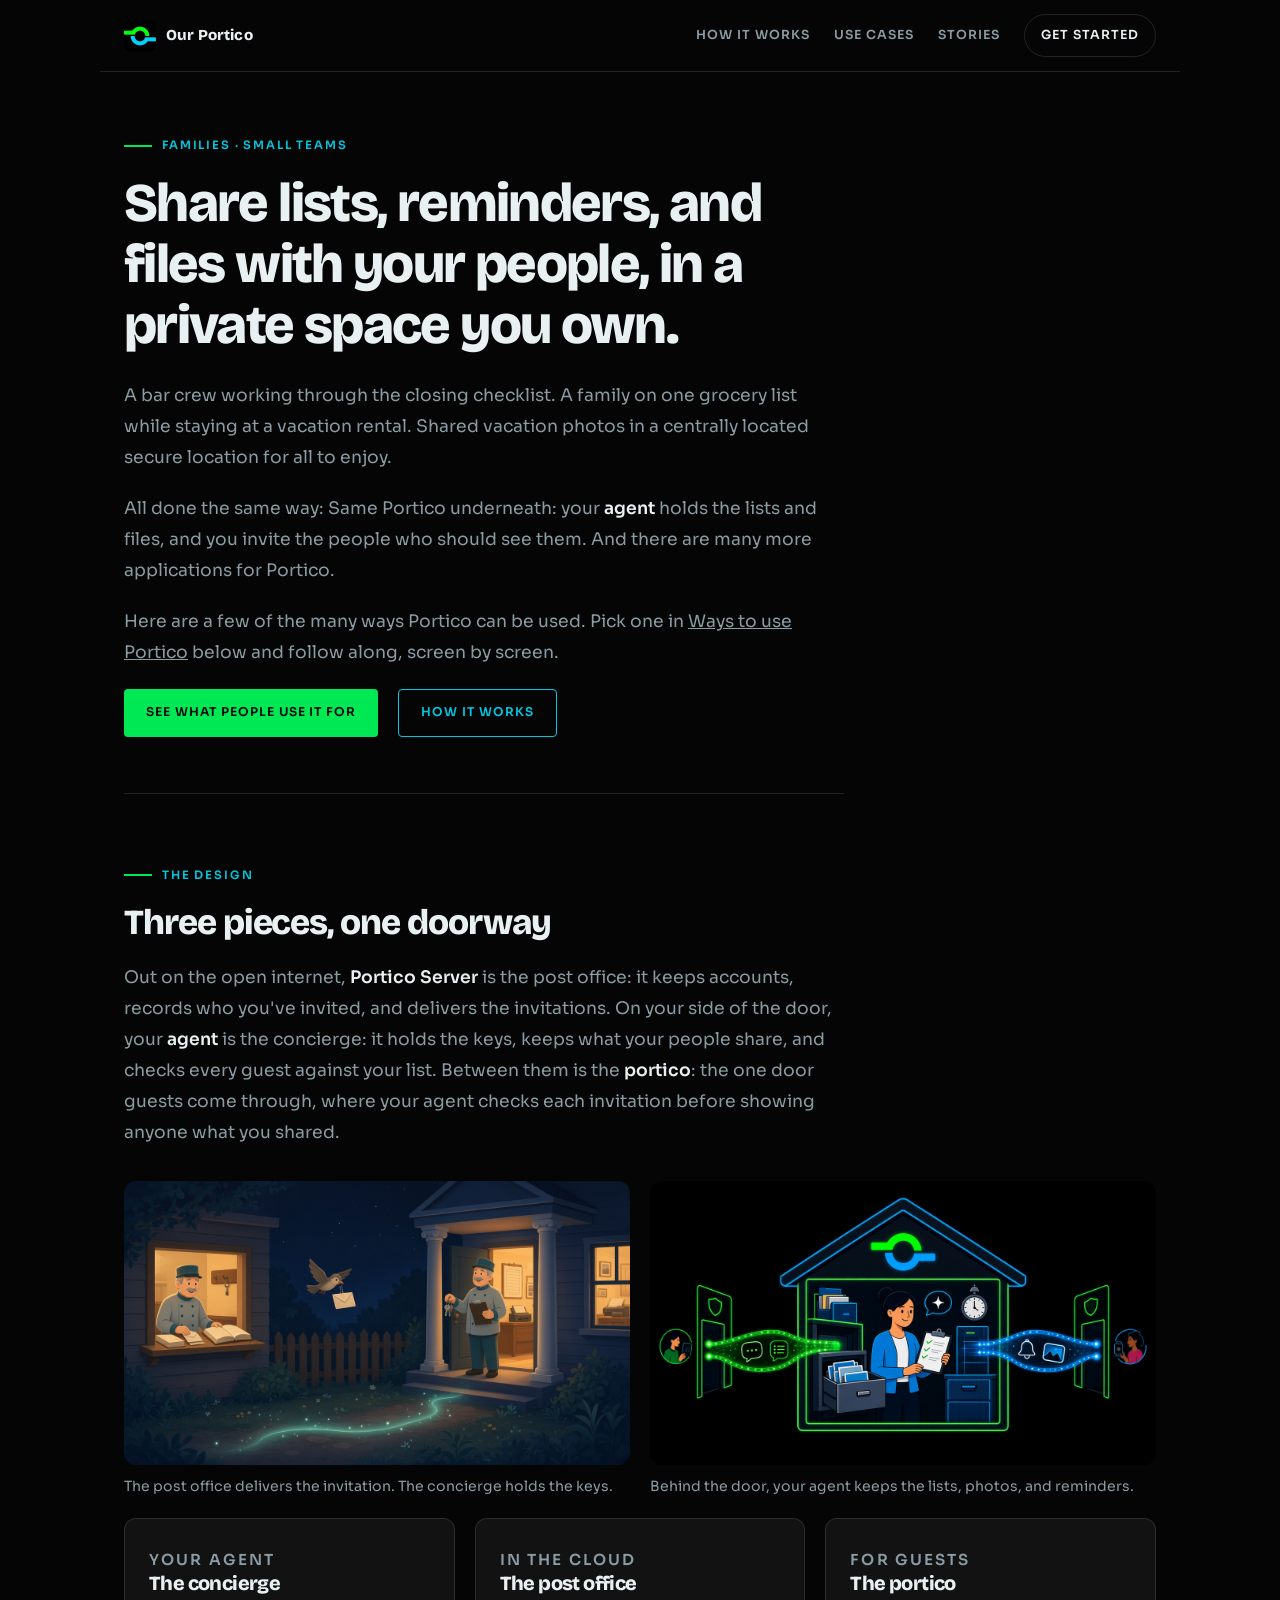
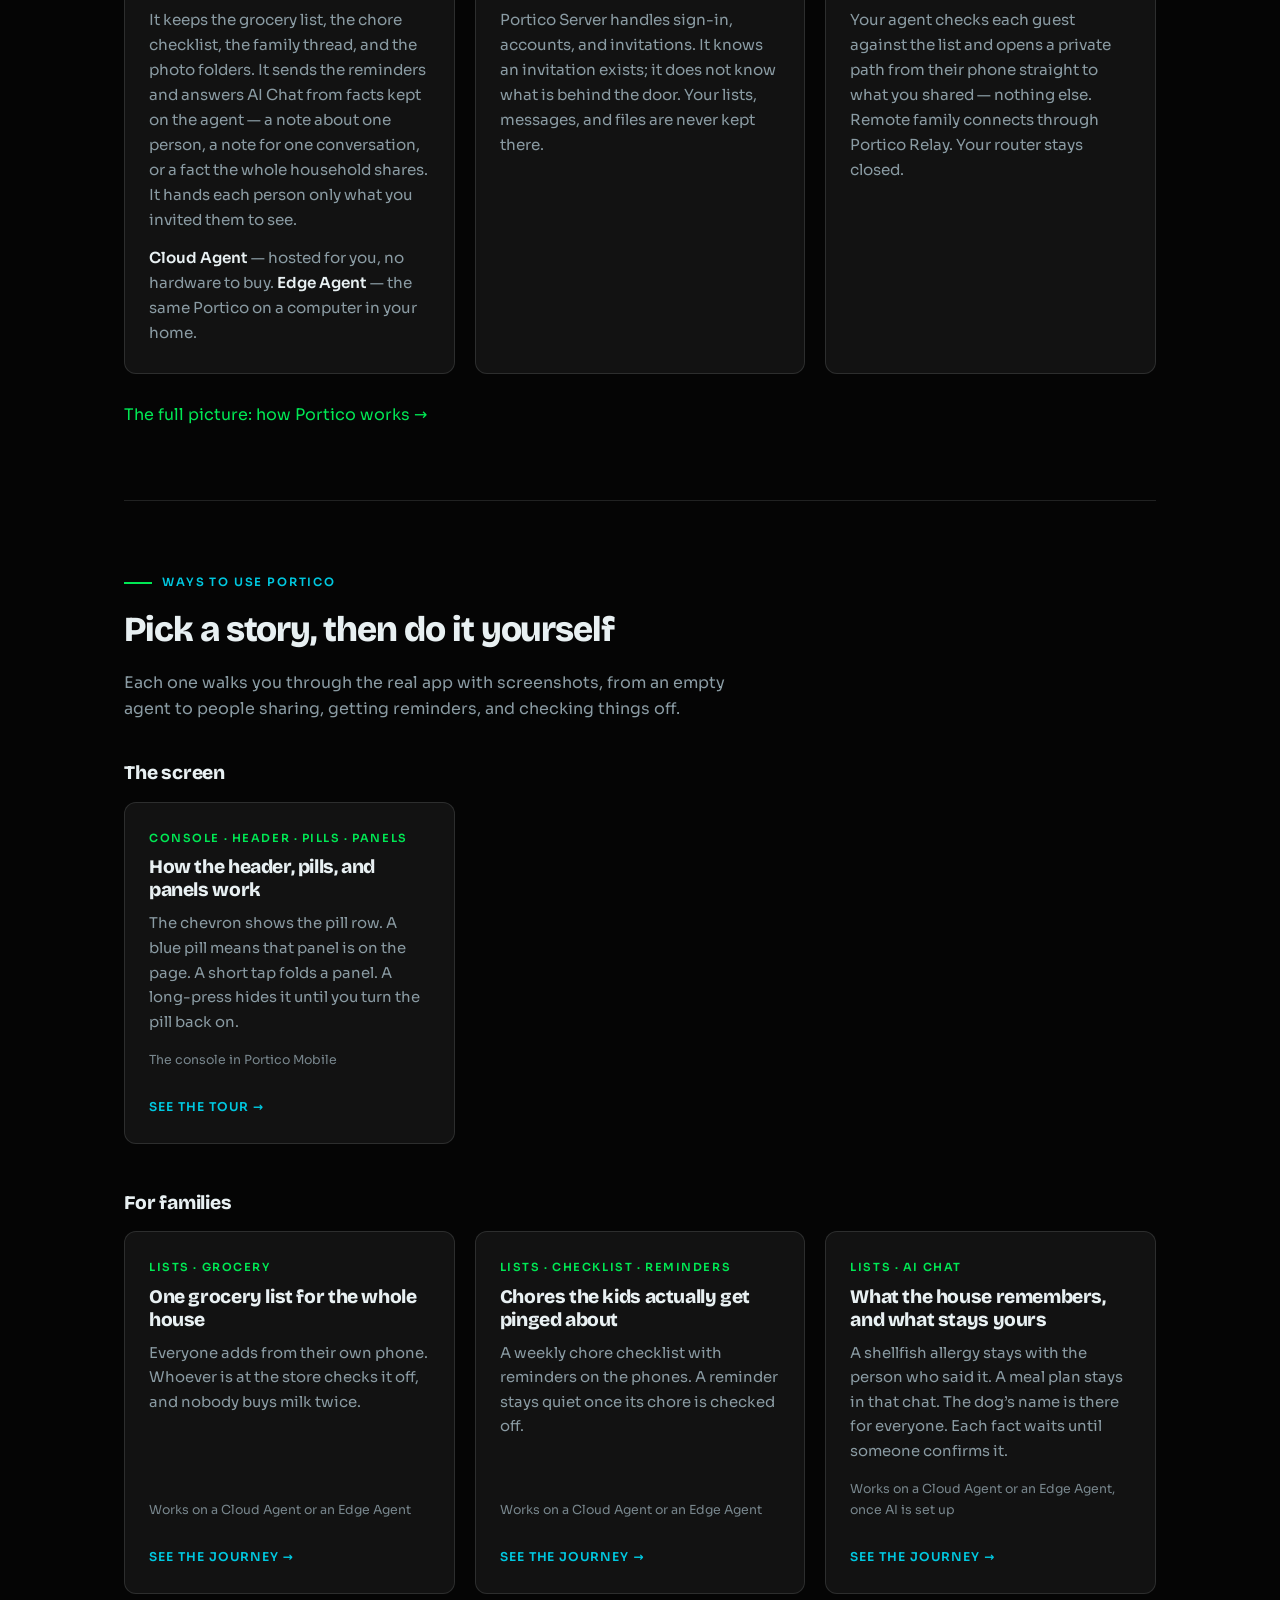
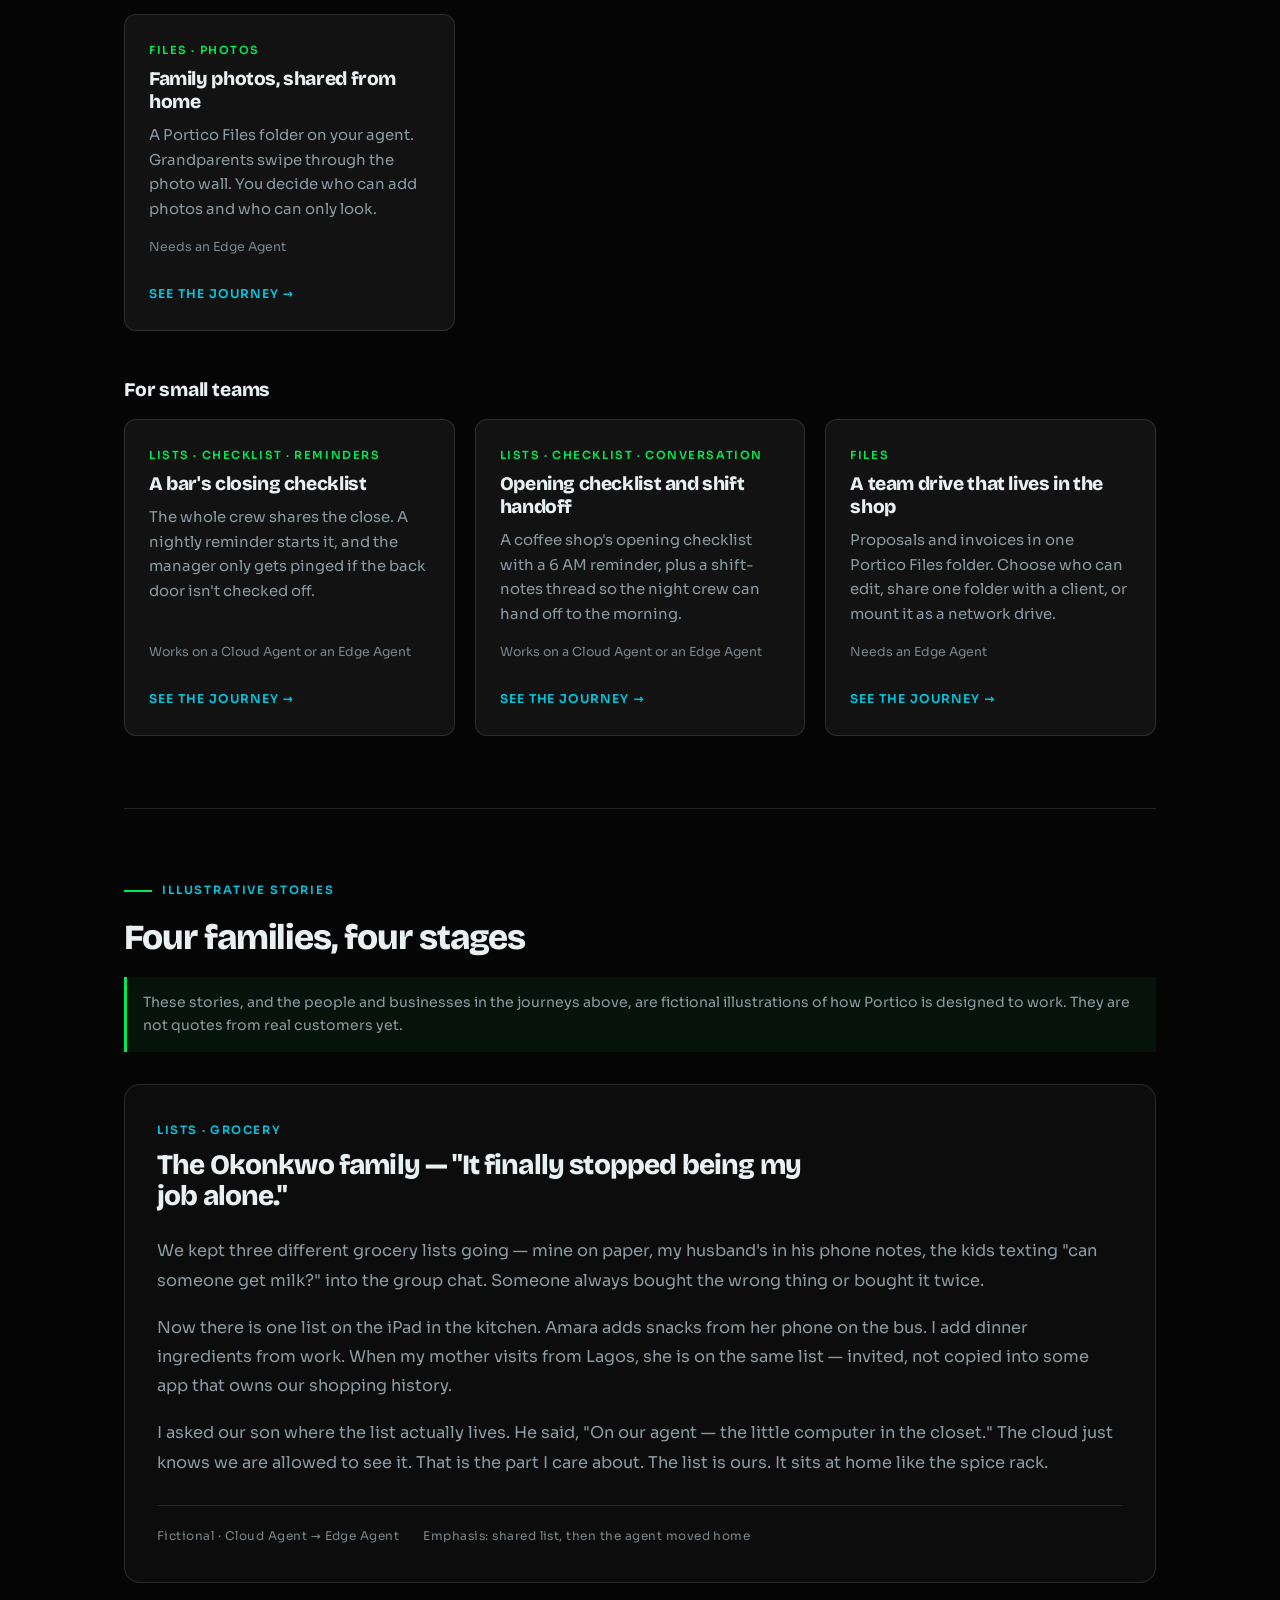
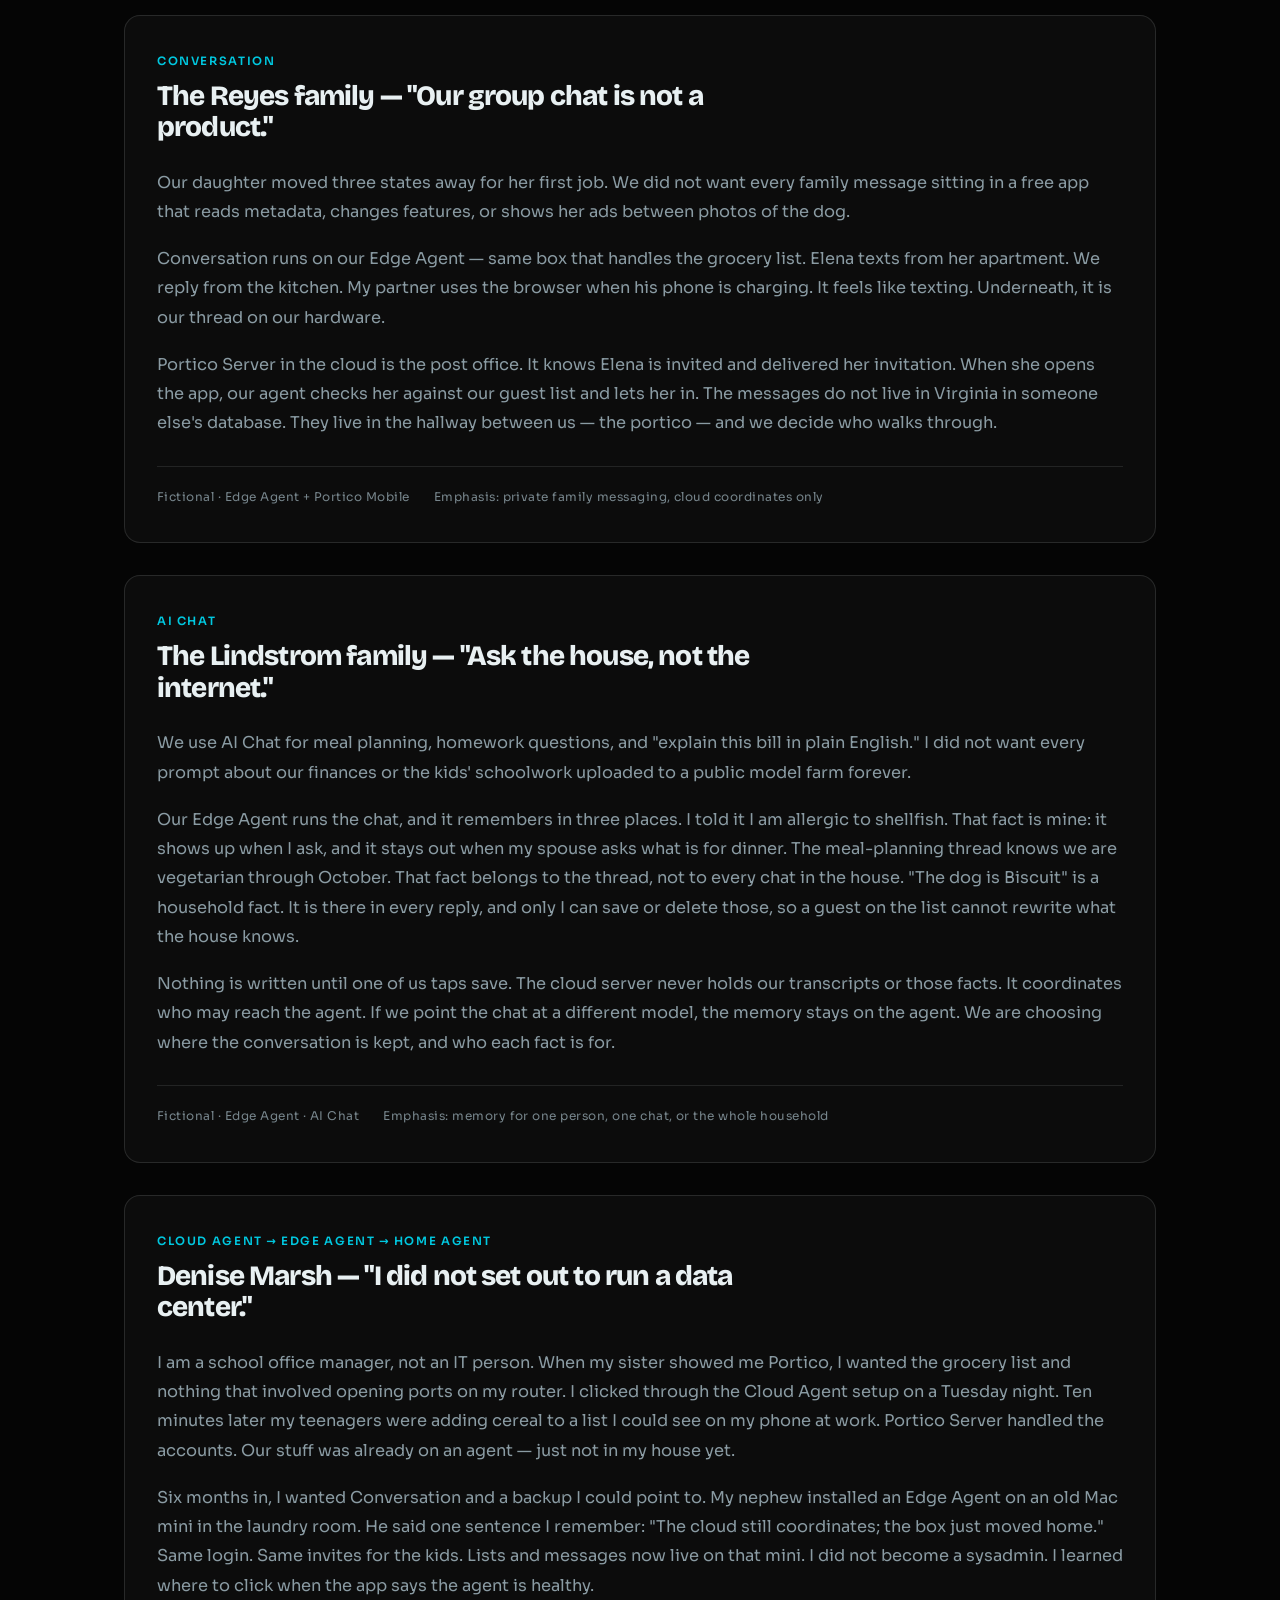
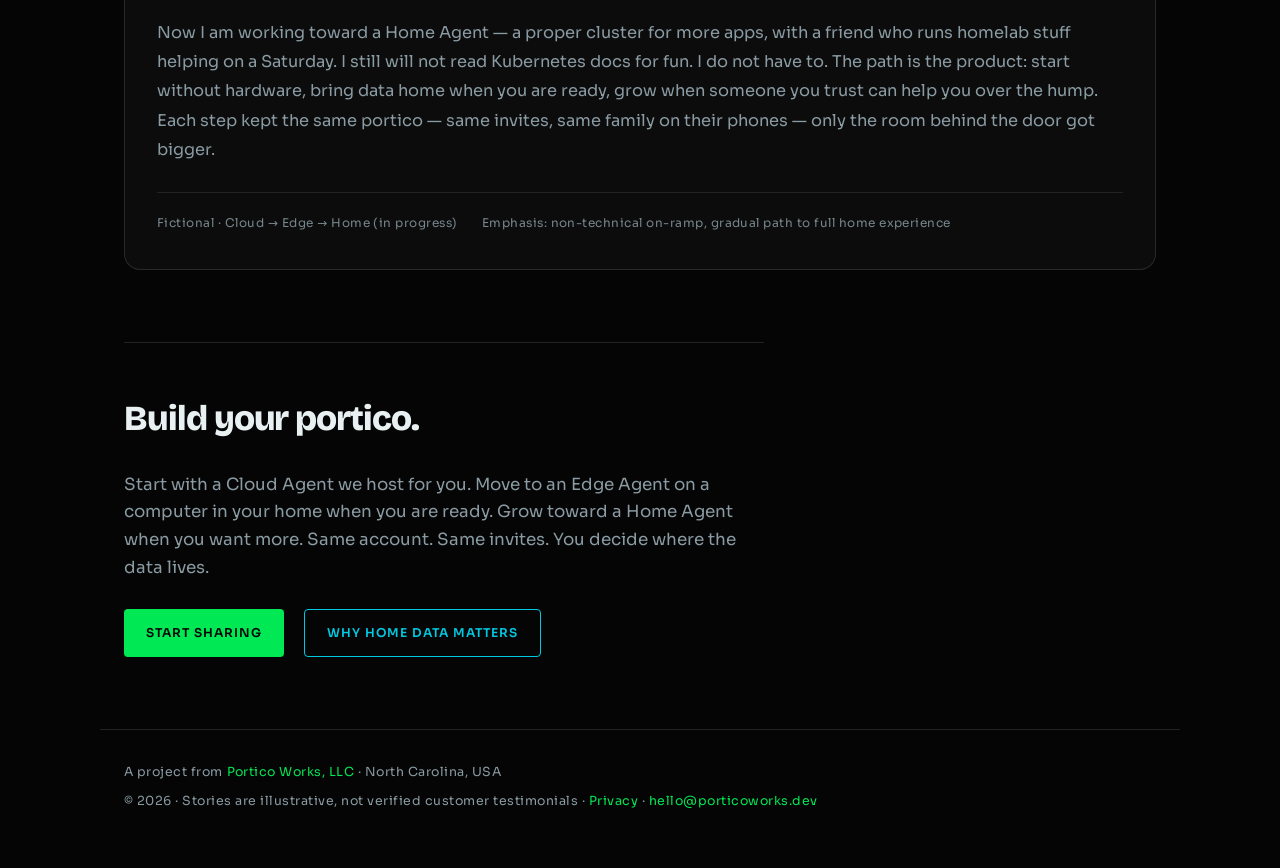
<file: index.html>
<!doctype html>
<html lang="en">
  <head>
    <meta charset="utf-8">
    <meta name="viewport" content="width=device-width, initial-scale=1, viewport-fit=cover">
    <meta name="description" content="How families and small teams use Portico: shared grocery lists, chore and closing checklists with reminders, and photos and files shared from an agent you own.">
    <meta name="theme-color" content="#050505">
    <meta name="mobile-web-app-capable" content="yes">
    <meta name="apple-mobile-web-app-capable" content="yes">
    <meta name="apple-mobile-web-app-status-bar-style" content="black-translucent">
    <meta name="apple-mobile-web-app-title" content="Our Portico">
    <meta property="og:title" content="Our Portico — How families and small teams use Portico">
    <meta property="og:description" content="Shared lists, reminders, and files on an agent you own. Follow a family or a small team through the app, screen by screen.">
    <meta property="og:type" content="website">
    <meta property="og:url" content="https://ourportico.com/">
    <meta property="og:image" content="https://ourportico.com/logo.png">
    <title>Our Portico — How families and small teams use Portico</title>
    <link rel="icon" href="/favicon.ico" sizes="32x32">
    <link rel="icon" href="/favicon.svg" type="image/svg+xml">
    <link rel="shortcut icon" href="/favicon.ico">
    <link rel="icon" href="/favicon-32.png" type="image/png" sizes="32x32">
    <link rel="icon" href="/favicon-16.png" type="image/png" sizes="16x16">
    <link rel="icon" href="/icon-192.png" type="image/png" sizes="192x192">
    <link rel="apple-touch-icon" href="/apple-touch-icon.png" sizes="180x180">
    <link rel="apple-touch-icon" href="/apple-touch-icon-152.png" sizes="152x152">
    <link rel="manifest" href="/manifest.webmanifest">
    <link rel="stylesheet" href="styles.css">
    <link rel="preconnect" href="https://fonts.googleapis.com">
    <link rel="preconnect" href="https://fonts.gstatic.com" crossorigin>
    <link href="https://fonts.googleapis.com/css2?family=Bricolage+Grotesque:opsz,wght@12..96,600;12..96,800&family=Sora:wght@400;500;600&display=swap" rel="stylesheet">
  </head>
  <body>
    <header class="site-header">
      <div class="brand-cluster">
        <a class="wordmark-logo" href="https://api.porticoworks.dev/app/#/login" aria-label="Sign in to Portico">
          <img class="brand-logo" src="logo.png" width="32" height="32" alt="">
        </a>
        <a class="wordmark" href="/" aria-label="Our Portico">
          <span>Our Portico</span>
        </a>
      </div>
      <nav aria-label="Main navigation">
        <a href="#how-it-works">How it works</a>
        <a href="#uses">Use cases</a>
        <a href="#stories">Stories</a>
        <a class="nav-cta" href="https://web.porticoworks.dev/start/">Get started</a>
      </nav>
    </header>

    <main id="top">
      <section class="hero" aria-labelledby="hero-title">
        <p class="eyebrow">Families · Small teams</p>
        <h1 id="hero-title">Share lists, reminders, and files with your people, in a private space you own.</h1>
        <p class="hero-lede">
          A bar crew working through the closing checklist. A family on one grocery list while staying at a
          vacation rental. Shared vacation photos in a centrally located secure location for all to enjoy.
        </p>
        <p class="hero-lede">
          All done the same way: Same Portico underneath: your <strong>agent</strong> holds the lists and files, and
          you invite the people who should see them. And there are many more applications for Portico.
        </p>
        <p class="hero-lede">
          Here are a few of the many ways Portico can be used. Pick one in
          <a href="#uses">Ways to use Portico</a> below and follow along, screen by screen.
        </p>
        <div class="cta-actions">
          <a class="button button-primary" href="#uses">See what people use it for</a>
          <a class="button button-light" href="#how-it-works">How it works</a>
        </div>
      </section>

      <section class="architecture" id="how-it-works" aria-labelledby="arch-title">
        <p class="section-kicker">The design</p>
        <h2 id="arch-title">Three pieces, one doorway</h2>
        <p class="arch-intro">
          Out on the open internet, <strong>Portico Server</strong> is the post office: it keeps accounts, records who
          you've invited, and delivers the invitations. On your side of the door, your <strong>agent</strong> is the
          concierge: it holds the keys, keeps what your people share, and checks every guest against your list.
          Between them is the <strong>portico</strong>: the one door guests come through, where your agent checks
          each invitation before showing anyone what you shared.
        </p>
        <div class="arch-art">
          <figure>
            <img src="post-office.png" width="1280" height="720" loading="lazy"
              alt="On the left, a postal clerk sorts envelopes in a small post office. On the right, across a fence, a concierge holds the house keys at a porch with two columns. A bird carries one envelope between them.">
            <figcaption>The post office delivers the invitation. The concierge holds the keys.</figcaption>
          </figure>
          <figure>
            <img src="portico-hero-f-agent.jpg" width="1280" height="720" loading="lazy"
              alt="Inside a Portico house, the agent holds a checklist beside a filing cabinet of folders and photos, a reminder clock, and an AI chat bubble, while private paths from family members' phones arrive through shielded doors.">
            <figcaption>Behind the door, your agent keeps the lists, photos, and reminders.</figcaption>
          </figure>
        </div>
        <div class="arch-grid">
          <article class="arch-card">
            <p class="arch-label">Your agent</p>
            <h3>The concierge</h3>
            <p>
              It keeps the grocery list, the chore checklist, the family thread, and the photo folders. It sends the
              reminders and answers AI Chat from facts kept on the agent — a note about one person, a note for one
              conversation, or a fact the whole household shares. It hands each person only what you invited them to see.
            </p>
            <p>
              <strong>Cloud Agent</strong> — hosted for you, no hardware to buy.
              <strong>Edge Agent</strong> — the same Portico on a computer in your home.
            </p>
          </article>
          <article class="arch-card">
            <p class="arch-label">In the cloud</p>
            <h3>The post office</h3>
            <p>
              Portico Server handles sign-in, accounts, and invitations. It knows an invitation exists; it does not know
              what is behind the door. Your lists, messages, and files are never kept there.
            </p>
          </article>
          <article class="arch-card">
            <p class="arch-label">For guests</p>
            <h3>The portico</h3>
            <p>
              Your agent checks each guest against the list and opens a private path from their phone straight to what
              you shared — nothing else. Remote family connects through Portico Relay. Your router stays closed.
            </p>
          </article>
        </div>
        <p class="arch-more">
          <a class="text-link" href="https://web.porticoworks.dev/how-it-works/">The full picture: how Portico works →</a>
        </p>
      </section>

      <section class="uses" id="uses" aria-labelledby="uses-title">
        <p class="section-kicker">Ways to use Portico</p>
        <h2 id="uses-title">Pick a story, then do it yourself</h2>
        <p class="uses-intro">
          Each one walks you through the real app with screenshots, from an empty agent to people sharing, getting
          reminders, and checking things off.
        </p>

        <div class="uses-group">
          <h3 class="uses-group-title">The screen</h3>
          <div class="uses-grid">
            <a class="use-card" href="journeys/console/">
              <p class="use-tag">Console · Header · Pills · Panels</p>
              <h4>How the header, pills, and panels work</h4>
              <p>The chevron shows the pill row. A blue pill means that panel is on the page. A short tap folds a panel. A long-press hides it until you turn the pill back on.</p>
              <p class="use-needs">The console in Portico Mobile</p>
              <span class="use-link">See the tour →</span>
            </a>
          </div>
        </div>

        <div class="uses-group">
          <h3 class="uses-group-title">For families</h3>
          <div class="uses-grid">
            <a class="use-card" href="journeys/grocery-list/">
              <p class="use-tag">Lists · Grocery</p>
              <h4>One grocery list for the whole house</h4>
              <p>Everyone adds from their own phone. Whoever is at the store checks it off, and nobody buys milk twice.</p>
              <p class="use-needs">Works on a Cloud Agent or an Edge Agent</p>
              <span class="use-link">See the journey →</span>
            </a>
            <a class="use-card" href="journeys/chores/">
              <p class="use-tag">Lists · Checklist · Reminders</p>
              <h4>Chores the kids actually get pinged about</h4>
              <p>A weekly chore checklist with reminders on the phones. A reminder stays quiet once its chore is checked off.</p>
              <p class="use-needs">Works on a Cloud Agent or an Edge Agent</p>
              <span class="use-link">See the journey →</span>
            </a>
            <a class="use-card" href="journeys/ai-memory/">
              <p class="use-tag">Lists · AI Chat</p>
              <h4>What the house remembers, and what stays yours</h4>
              <p>A shellfish allergy stays with the person who said it. A meal plan stays in that chat. The dog’s name is there for everyone. Each fact waits until someone confirms it.</p>
              <p class="use-needs">Works on a Cloud Agent or an Edge Agent, once AI is set up</p>
              <span class="use-link">See the journey →</span>
            </a>
            <a class="use-card" href="journeys/family-photos/">
              <p class="use-tag">Files · Photos</p>
              <h4>Family photos, shared from home</h4>
              <p>A Portico Files folder on your agent. Grandparents swipe through the photo wall. You decide who can add photos and who can only look.</p>
              <p class="use-needs">Needs an Edge Agent</p>
              <span class="use-link">See the journey →</span>
            </a>
          </div>
        </div>

        <div class="uses-group">
          <h3 class="uses-group-title">For small teams</h3>
          <div class="uses-grid">
            <a class="use-card" href="journeys/bar-closing/">
              <p class="use-tag">Lists · Checklist · Reminders</p>
              <h4>A bar's closing checklist</h4>
              <p>The whole crew shares the close. A nightly reminder starts it, and the manager only gets pinged if the back door isn't checked off.</p>
              <p class="use-needs">Works on a Cloud Agent or an Edge Agent</p>
              <span class="use-link">See the journey →</span>
            </a>
            <a class="use-card" href="journeys/shift-handoff/">
              <p class="use-tag">Lists · Checklist · Conversation</p>
              <h4>Opening checklist and shift handoff</h4>
              <p>A coffee shop's opening checklist with a 6 AM reminder, plus a shift-notes thread so the night crew can hand off to the morning.</p>
              <p class="use-needs">Works on a Cloud Agent or an Edge Agent</p>
              <span class="use-link">See the journey →</span>
            </a>
            <a class="use-card" href="journeys/team-files/">
              <p class="use-tag">Files</p>
              <h4>A team drive that lives in the shop</h4>
              <p>Proposals and invoices in one Portico Files folder. Choose who can edit, share one folder with a client, or mount it as a network drive.</p>
              <p class="use-needs">Needs an Edge Agent</p>
              <span class="use-link">See the journey →</span>
            </a>
          </div>
        </div>
      </section>

      <section class="stories" id="stories" aria-labelledby="stories-title">
        <p class="section-kicker">Illustrative stories</p>
        <h2 id="stories-title">Four families, four stages</h2>
        <p class="disclaimer stories-disclaimer" role="note">
          These stories, and the people and businesses in the journeys above, are fictional illustrations of how
          Portico is designed to work. They are not quotes from real customers yet.
        </p>

        <article class="story-card">
          <header class="story-header">
            <p class="story-app">Lists · Grocery</p>
            <h3>The Okonkwo family — "It finally stopped being my job alone."</h3>
          </header>
          <blockquote class="story-quote">
            <p>
              We kept three different grocery lists going — mine on paper, my husband's in his phone notes, the kids
              texting "can someone get milk?" into the group chat. Someone always bought the wrong thing or bought it
              twice.
            </p>
            <p>
              Now there is one list on the iPad in the kitchen. Amara adds snacks from her phone on the bus. I add
              dinner ingredients from work. When my mother visits from Lagos, she is on the same list — invited, not
              copied into some app that owns our shopping history.
            </p>
            <p>
              I asked our son where the list actually lives. He said, "On our agent — the little computer in the closet."
              The cloud just knows we are allowed to see it. That is the part I care about. The list is ours. It sits at
              home like the spice rack.
            </p>
          </blockquote>
          <footer class="story-meta">
            <span>Fictional · Cloud Agent → Edge Agent</span>
            <span>Emphasis: shared list, then the agent moved home</span>
          </footer>
        </article>

        <article class="story-card">
          <header class="story-header">
            <p class="story-app">Conversation</p>
            <h3>The Reyes family — "Our group chat is not a product."</h3>
          </header>
          <blockquote class="story-quote">
            <p>
              Our daughter moved three states away for her first job. We did not want every family message sitting in a
              free app that reads metadata, changes features, or shows her ads between photos of the dog.
            </p>
            <p>
              Conversation runs on our Edge Agent — same box that handles the grocery list. Elena texts from her
              apartment. We reply from the kitchen. My partner uses the browser when his phone is charging. It feels
              like texting. Underneath, it is our thread on our hardware.
            </p>
            <p>
              Portico Server in the cloud is the post office. It knows Elena is invited and delivered her invitation.
              When she opens the app, our agent checks her against our guest list and lets her in. The messages do not live in Virginia in someone else's database.
              They live in the hallway between us — the portico — and we decide who walks through.
            </p>
          </blockquote>
          <footer class="story-meta">
            <span>Fictional · Edge Agent + Portico Mobile</span>
            <span>Emphasis: private family messaging, cloud coordinates only</span>
          </footer>
        </article>

        <article class="story-card">
          <header class="story-header">
            <p class="story-app">AI Chat</p>
            <h3>The Lindstrom family — "Ask the house, not the internet."</h3>
          </header>
          <blockquote class="story-quote">
            <p>
              We use AI Chat for meal planning, homework questions, and "explain this bill in plain English." I did not
              want every prompt about our finances or the kids' schoolwork uploaded to a public model farm forever.
            </p>
            <p>
              Our Edge Agent runs the chat, and it remembers in three places. I told it I am allergic to shellfish.
              That fact is mine: it shows up when I ask, and it stays out when my spouse asks what is for dinner. The
              meal-planning thread knows we are vegetarian through October. That fact belongs to the thread, not to
              every chat in the house. "The dog is Biscuit" is a household fact. It is there in every reply, and only
              I can save or delete those, so a guest on the list cannot rewrite what the house knows.
            </p>
            <p>
              Nothing is written until one of us taps save. The cloud server never holds our transcripts or those
              facts. It coordinates who may reach the agent. If we point the chat at a different model, the memory
              stays on the agent. We are choosing where the conversation is kept, and who each fact is for.
            </p>
          </blockquote>
          <footer class="story-meta">
            <span>Fictional · Edge Agent · AI Chat</span>
            <span>Emphasis: memory for one person, one chat, or the whole household</span>
          </footer>
        </article>

        <article class="story-card">
          <header class="story-header">
            <p class="story-app">Cloud Agent → Edge Agent → Home Agent</p>
            <h3>Denise Marsh — "I did not set out to run a data center."</h3>
          </header>
          <blockquote class="story-quote">
            <p>
              I am a school office manager, not an IT person. When my sister showed me Portico, I wanted the grocery
              list and nothing that involved opening ports on my router. I clicked through the Cloud Agent setup on a
              Tuesday night. Ten minutes later my teenagers were adding cereal to a list I could see on my phone at work.
              Portico Server handled the accounts. Our stuff was already on an agent — just not in my house yet.
            </p>
            <p>
              Six months in, I wanted Conversation and a backup I could point to. My nephew installed an Edge Agent on an
              old Mac mini in the laundry room. He said one sentence I remember: "The cloud still coordinates; the box
              just moved home." Same login. Same invites for the kids. Lists and messages now live on that mini. I did
              not become a sysadmin. I learned where to click when the app says the agent is healthy.
            </p>
            <p>
              Now I am working toward a Home Agent — a proper cluster for more apps, with a friend who runs homelab
              stuff helping on a Saturday. I still will not read Kubernetes docs for fun. I do not have to. The path is
              the product: start without hardware, bring data home when you are ready, grow when someone you trust can
              help you over the hump. Each step kept the same portico — same invites, same family on their phones — only
              the room behind the door got bigger.
            </p>
          </blockquote>
          <footer class="story-meta">
            <span>Fictional · Cloud → Edge → Home (in progress)</span>
            <span>Emphasis: non-technical on-ramp, gradual path to full home experience</span>
          </footer>
        </article>
      </section>

      <section class="closing-cta" aria-labelledby="cta-title">
        <h2 id="cta-title">Build your portico.</h2>
        <p>
          Start with a Cloud Agent we host for you. Move to an Edge Agent on a computer in your home when you are ready.
          Grow toward a Home Agent when you want more. Same account. Same invites. You decide where the data lives.
        </p>
        <div class="cta-actions">
          <a class="button button-primary" href="https://web.porticoworks.dev/start/">Start sharing</a>
          <a class="button button-light" href="https://porticonow.com/">Why home data matters</a>
        </div>
      </section>
    </main>

    <footer class="site-footer">
      <p>
        A project from
        <a class="text-link" href="https://porticoworks.dev/">Portico Works, LLC</a>
        · North Carolina, USA
      </p>
      <p>
        © <span id="year">2026</span>
        · Stories are illustrative, not verified customer testimonials
        · <a class="text-link" href="https://porticoworks.dev/privacy">Privacy</a>
        · <a class="text-link" href="mailto:hello@porticoworks.dev">hello@porticoworks.dev</a>
      </p>
    </footer>

    <script>document.getElementById('year').textContent = new Date().getFullYear();</script>
  </body>
</html>
</file>
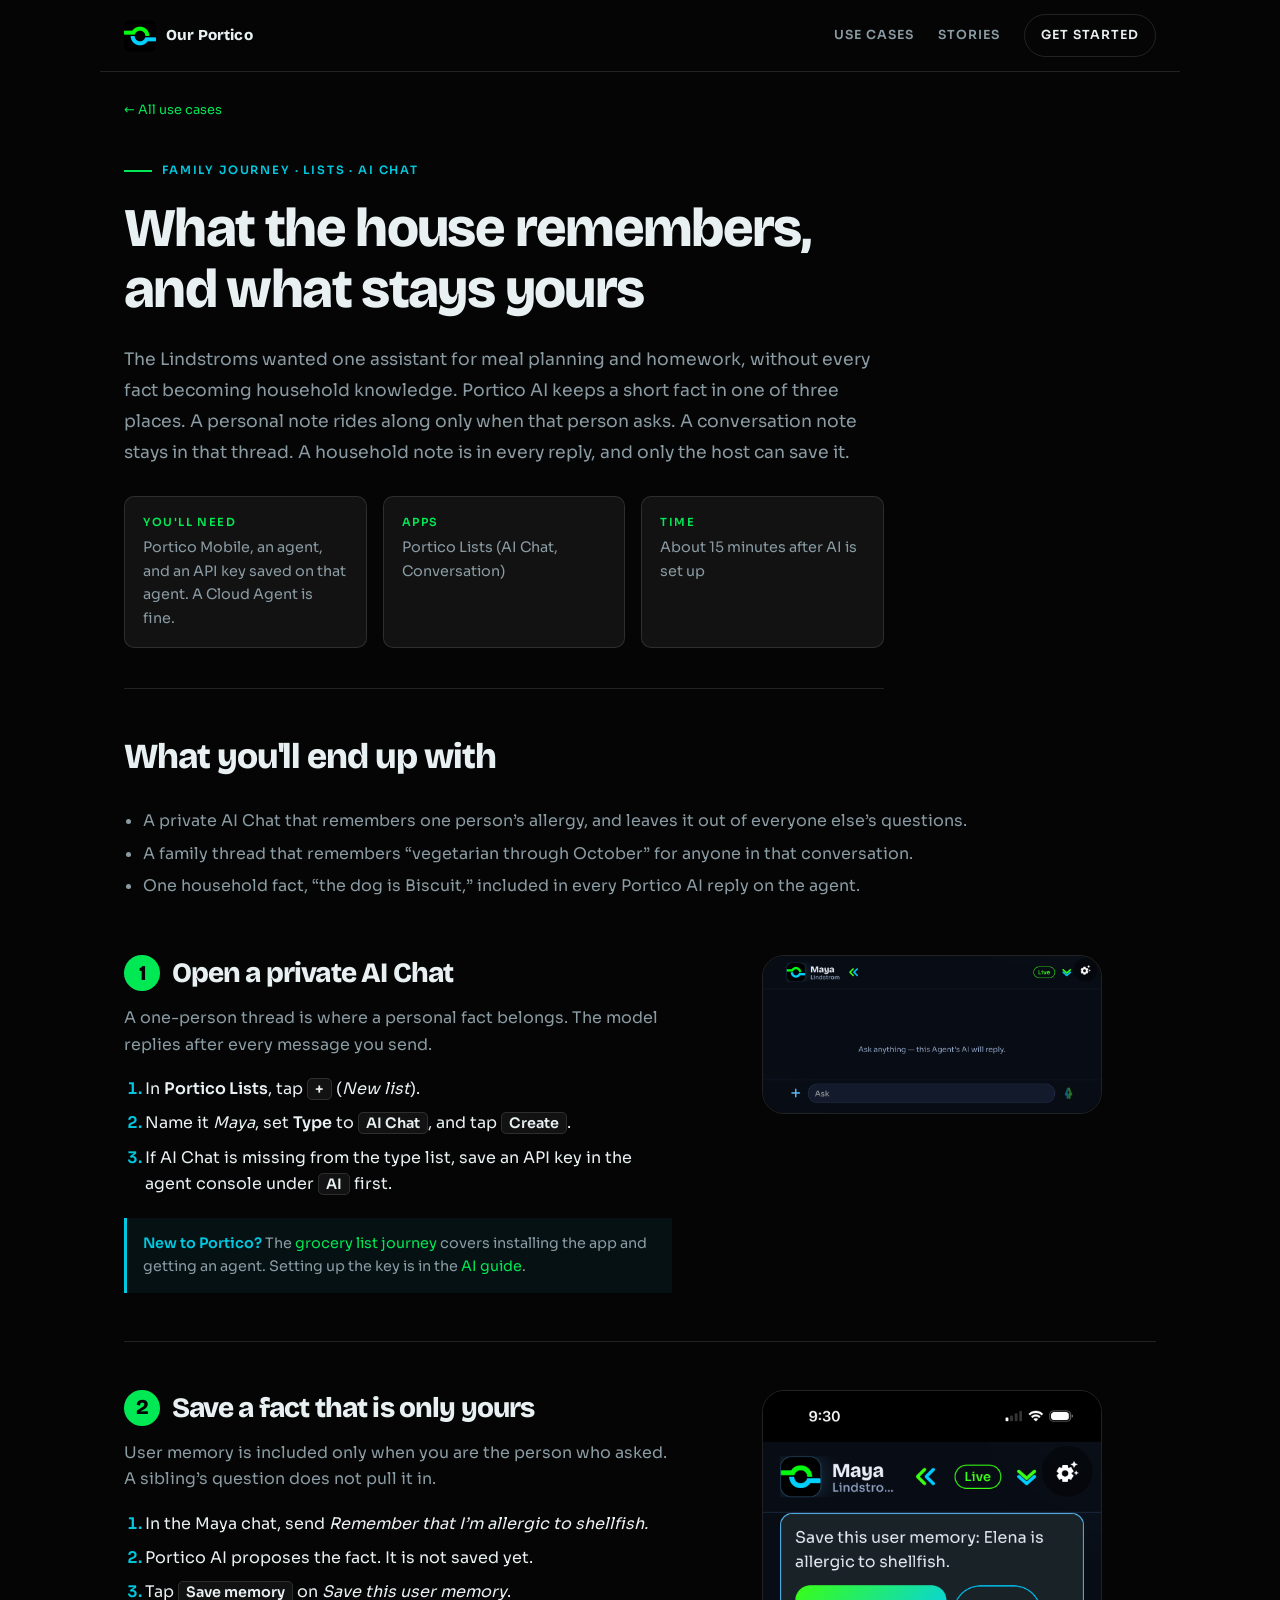
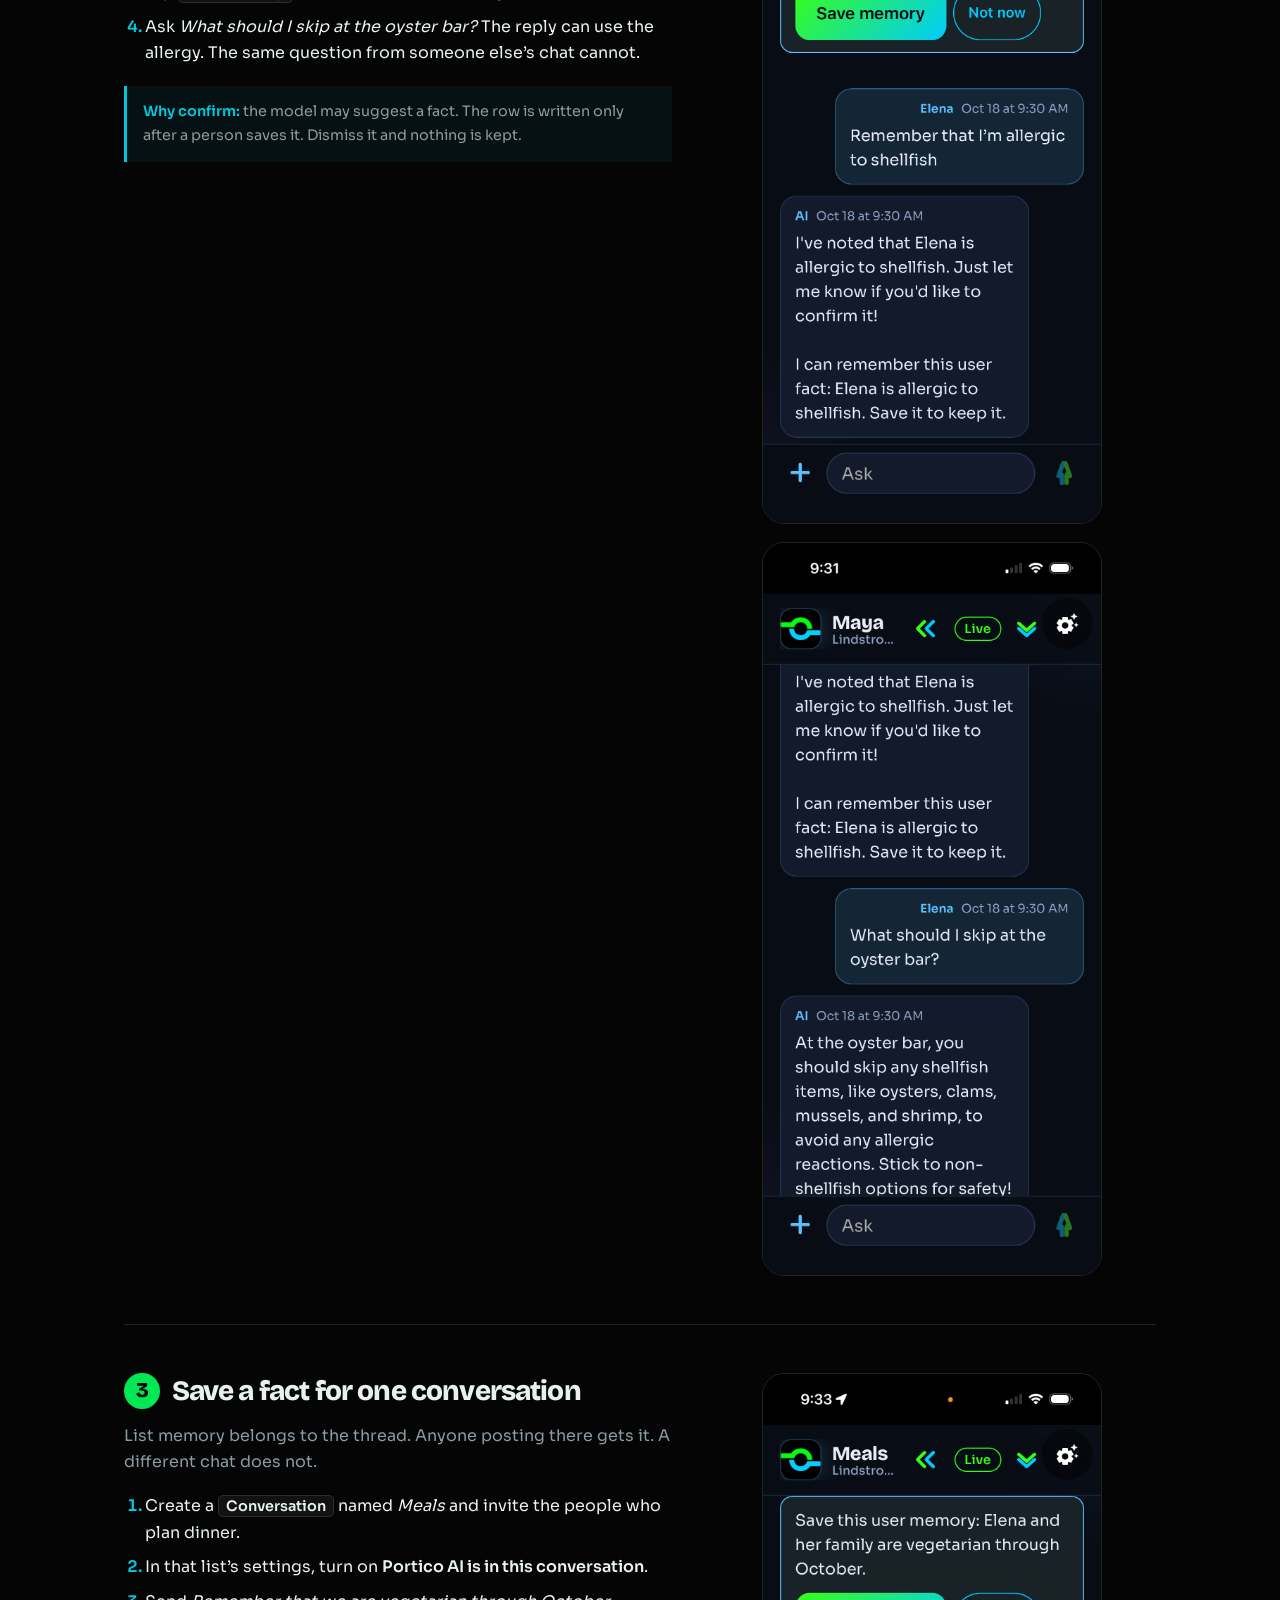
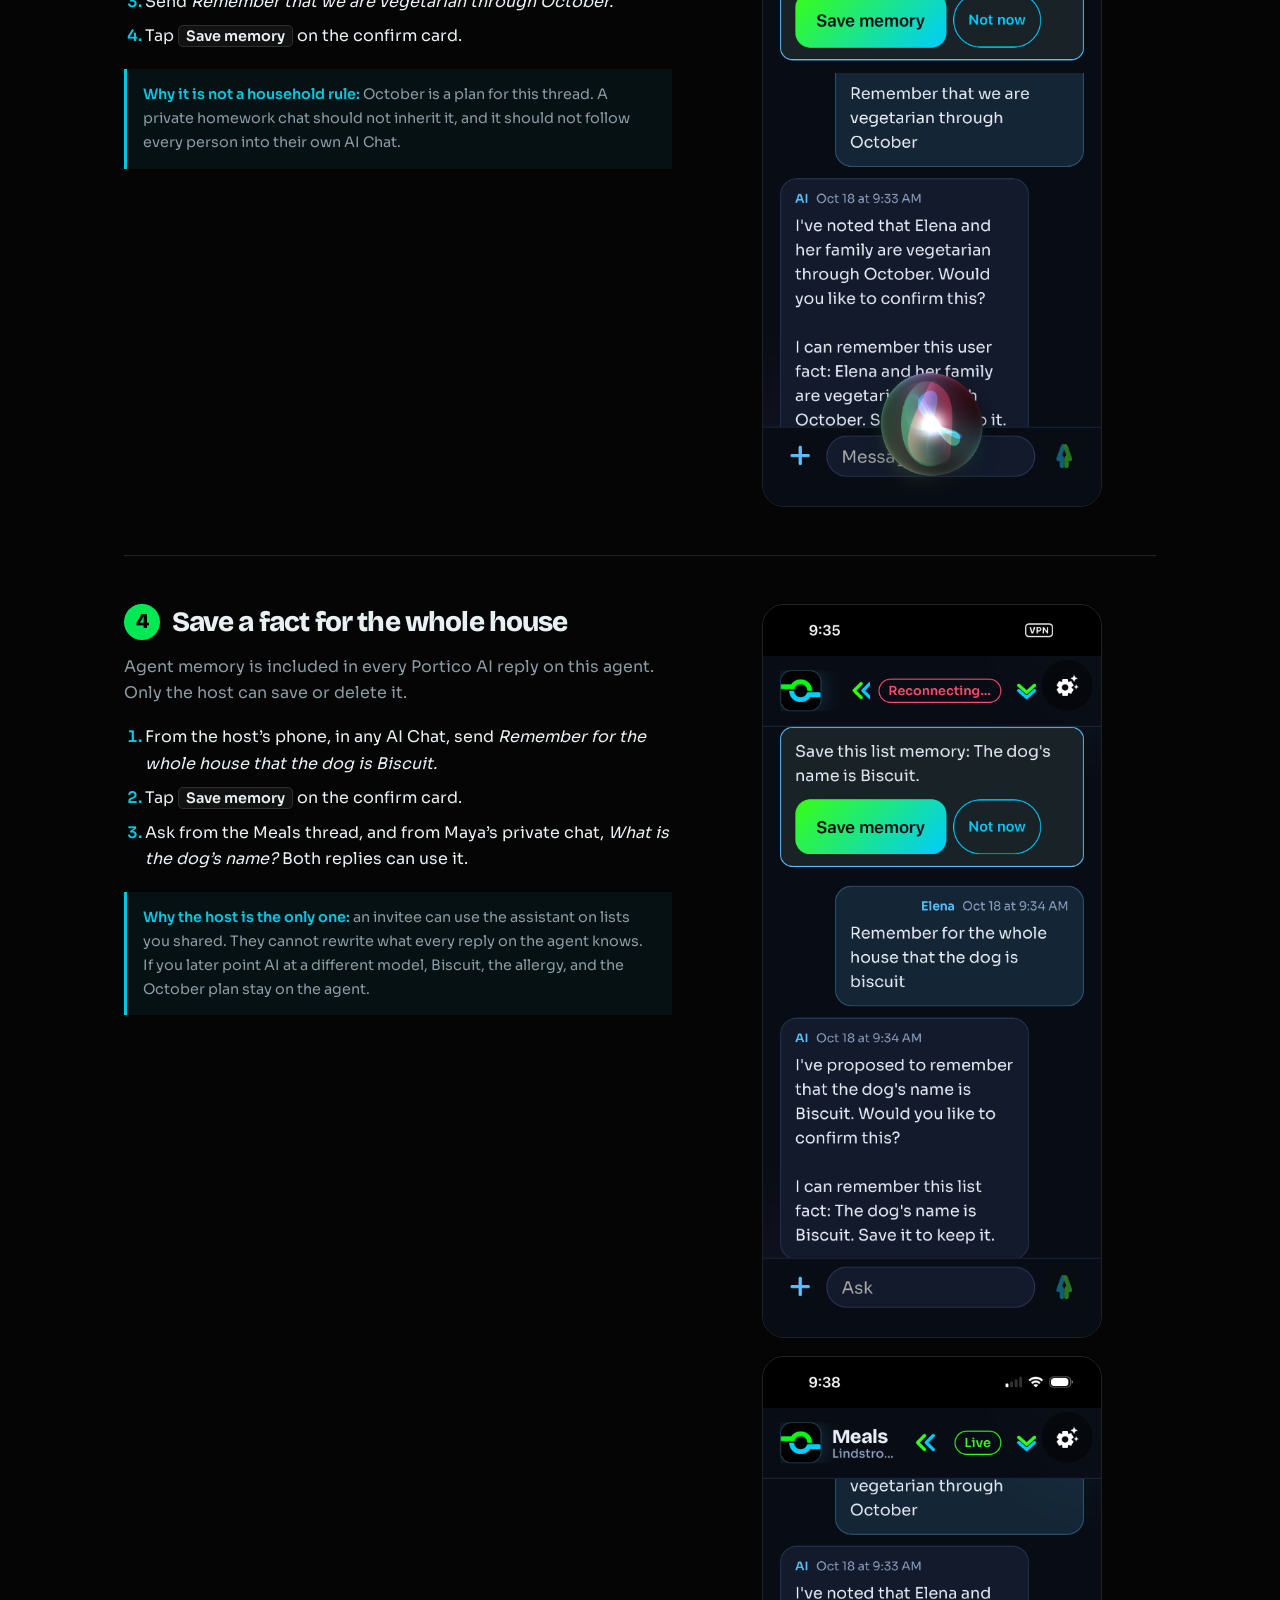
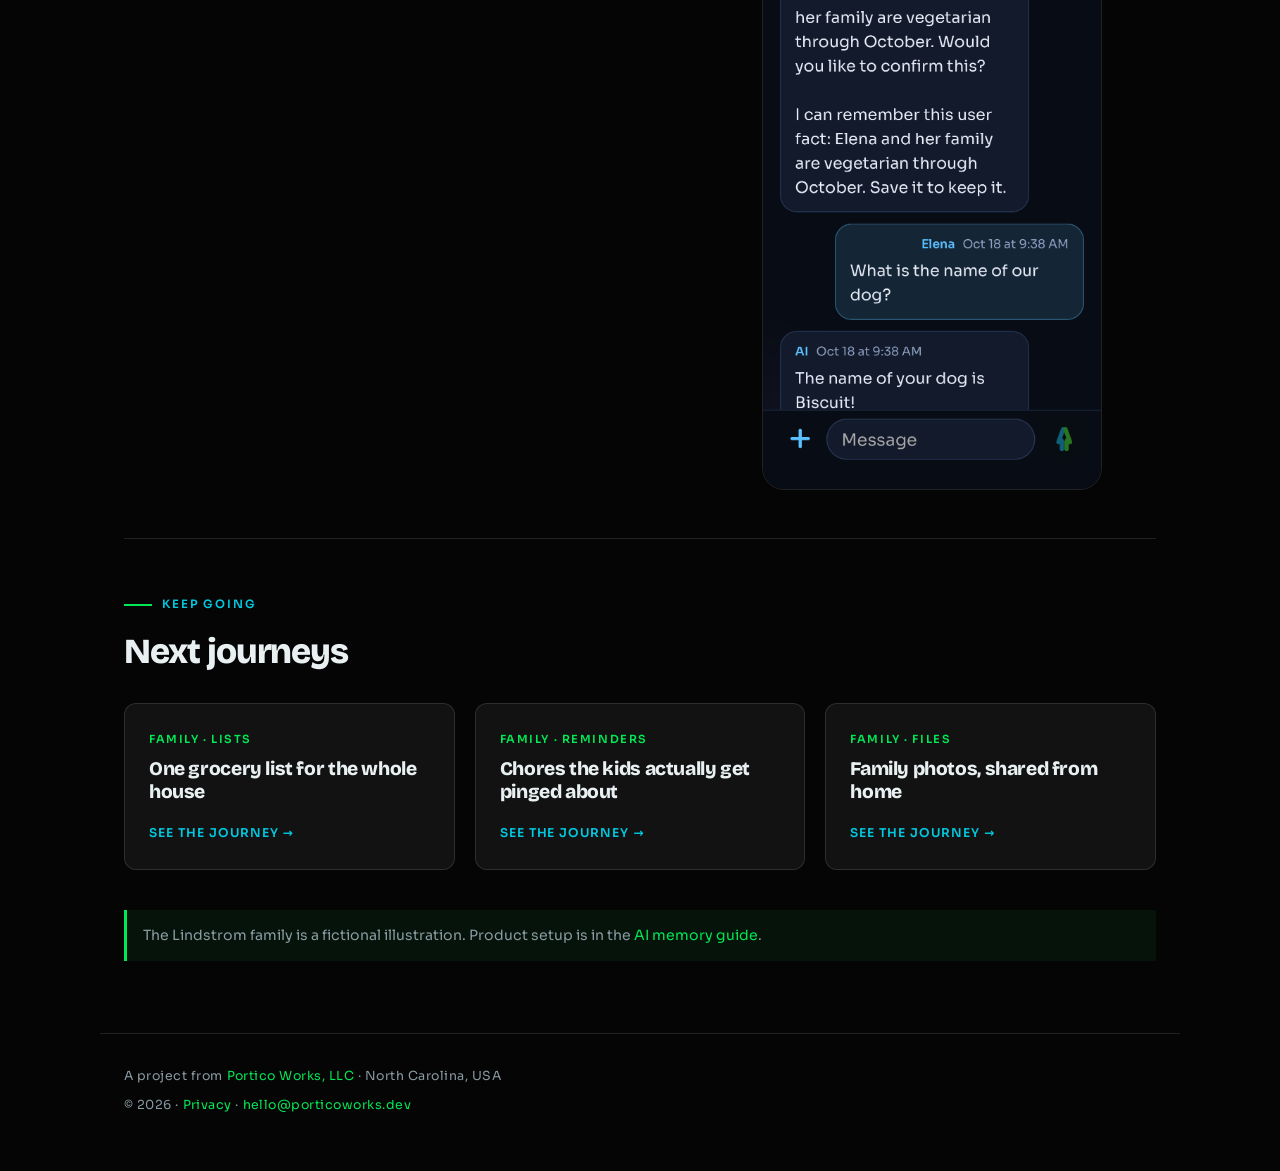
<file: journeys/ai-memory/index.html>
<!doctype html>
<html lang="en">
  <head>
    <meta charset="utf-8">
    <meta name="viewport" content="width=device-width, initial-scale=1, viewport-fit=cover">
    <meta name="description" content="How the Lindstroms keep Portico AI memory in three places: a fact for one person, a fact for one conversation, and a fact for the whole household.">
    <meta name="theme-color" content="#050505">
    <meta property="og:title" content="What the house remembers, and what stays yours — Our Portico">
    <meta property="og:url" content="https://ourportico.com/journeys/ai-memory/">
    <meta property="og:image" content="https://ourportico.com/logo.png">
    <title>What the house remembers, and what stays yours — Our Portico</title>
    <link rel="icon" href="../../favicon.ico" sizes="32x32">
    <link rel="icon" href="../../favicon.svg" type="image/svg+xml">
    <link rel="apple-touch-icon" href="../../apple-touch-icon.png" sizes="180x180">
    <link rel="stylesheet" href="../../styles.css">
    <link rel="preconnect" href="https://fonts.googleapis.com">
    <link rel="preconnect" href="https://fonts.gstatic.com" crossorigin>
    <link href="https://fonts.googleapis.com/css2?family=Bricolage+Grotesque:opsz,wght@12..96,600;12..96,800&family=Sora:wght@400;500;600&display=swap" rel="stylesheet">
  </head>
  <body>
    <header class="site-header">
      <div class="brand-cluster">
        <a class="wordmark-logo" href="https://api.porticoworks.dev/app/#/login" aria-label="Sign in to Portico">
          <img class="brand-logo" src="../../logo.png" width="32" height="32" alt="">
        </a>
        <a class="wordmark" href="../../" aria-label="Our Portico">
          <span>Our Portico</span>
        </a>
      </div>
      <nav aria-label="Main navigation">
        <a href="../../#uses">Use cases</a>
        <a href="../../#stories">Stories</a>
        <a class="nav-cta" href="https://web.porticoworks.dev/start/">Get started</a>
      </nav>
    </header>

    <main id="top">
      <p class="crumb"><a class="text-link" href="../../#uses">← All use cases</a></p>

      <section class="journey-hero" aria-labelledby="journey-title">
        <p class="eyebrow">Family journey · Lists · AI Chat</p>
        <h1 id="journey-title">What the house remembers, and what stays yours</h1>
        <p class="hero-lede">
          The Lindstroms wanted one assistant for meal planning and homework, without every fact becoming household
          knowledge. Portico AI keeps a short fact in one of three places. A personal note rides along only when that
          person asks. A conversation note stays in that thread. A household note is in every reply, and only the host
          can save it.
        </p>
        <ul class="journey-facts">
          <li><strong>You'll need</strong>Portico Mobile, an agent, and an API key saved on that agent. A Cloud Agent is fine.</li>
          <li><strong>Apps</strong>Portico Lists (AI Chat, Conversation)</li>
          <li><strong>Time</strong>About 15 minutes after AI is set up</li>
        </ul>
      </section>

      <section class="journey-outcome" aria-labelledby="outcome-title">
        <h2 id="outcome-title">What you'll end up with</h2>
        <ul>
          <li>A private AI Chat that remembers one person’s allergy, and leaves it out of everyone else’s questions.</li>
          <li>A family thread that remembers “vegetarian through October” for anyone in that conversation.</li>
          <li>One household fact, “the dog is Biscuit,” included in every Portico AI reply on the agent.</li>
        </ul>
      </section>

      <ol class="journey-steps">
        <li class="step">
          <div class="step-grid">
            <div>
              <h2>Open a private AI Chat</h2>
              <p class="step-why">A one-person thread is where a personal fact belongs. The model replies after every message you send.</p>
              <ol class="how">
                <li>In <strong>Portico Lists</strong>, tap <span class="ui">+</span> (<em>New list</em>).</li>
                <li>Name it <em>Maya</em>, set <strong>Type</strong> to <span class="ui">AI Chat</span>, and tap <span class="ui">Create</span>.</li>
                <li>If AI Chat is missing from the type list, save an API key in the agent console under <span class="ui">AI</span> first.</li>
              </ol>
              <p class="tip"><strong>New to Portico?</strong> The <a class="text-link" href="../grocery-list/">grocery list journey</a> covers installing the app and getting an agent. Setting up the key is in the <a class="text-link" href="https://web.porticoworks.dev/guides/#ai">AI guide</a>.</p>
            </div>
            <div class="shots">
              <figure class="shot" data-shot="01-ai-chat.png">
                <div class="shot-frame"><span class="shot-label">A new AI Chat named Maya, empty and ready</span><code>01-ai-chat.png</code></div>
              </figure>
            </div>
          </div>
        </li>

        <li class="step">
          <div class="step-grid">
            <div>
              <h2>Save a fact that is only yours</h2>
              <p class="step-why">User memory is included only when you are the person who asked. A sibling’s question does not pull it in.</p>
              <ol class="how">
                <li>In the Maya chat, send <em>Remember that I’m allergic to shellfish.</em></li>
                <li>Portico AI proposes the fact. It is not saved yet.</li>
                <li>Tap <span class="ui">Save memory</span> on <em>Save this user memory</em>.</li>
                <li>Ask <em>What should I skip at the oyster bar?</em> The reply can use the allergy. The same question from someone else’s chat cannot.</li>
              </ol>
              <p class="tip"><strong>Why confirm:</strong> the model may suggest a fact. The row is written only after a person saves it. Dismiss it and nothing is kept.</p>
            </div>
            <div class="shots">
              <figure class="shot" data-shot="02-user-memory.png">
                <div class="shot-frame"><span class="shot-label">Save this user memory: Elena is allergic to shellfish, with Save memory</span><code>02-user-memory.png</code></div>
              </figure>
              <figure class="shot" data-shot="02-oyster-bar.png">
                <div class="shot-frame"><span class="shot-label">Maya answering what to skip at the oyster bar after the allergy was saved</span><code>02-oyster-bar.png</code></div>
              </figure>
            </div>
          </div>
        </li>

        <li class="step">
          <div class="step-grid">
            <div>
              <h2>Save a fact for one conversation</h2>
              <p class="step-why">List memory belongs to the thread. Anyone posting there gets it. A different chat does not.</p>
              <ol class="how">
                <li>Create a <span class="ui">Conversation</span> named <em>Meals</em> and invite the people who plan dinner.</li>
                <li>In that list’s settings, turn on <strong>Portico AI is in this conversation</strong>.</li>
                <li>Send <em>Remember that we are vegetarian through October.</em></li>
                <li>Tap <span class="ui">Save memory</span> on the confirm card.</li>
              </ol>
              <p class="tip"><strong>Why it is not a household rule:</strong> October is a plan for this thread. A private homework chat should not inherit it, and it should not follow every person into their own AI Chat.</p>
            </div>
            <div class="shots">
              <figure class="shot" data-shot="03-list-memory.png">
                <div class="shot-frame"><span class="shot-label">The Meals conversation proposing Save this user memory: vegetarian through October</span><code>03-list-memory.png</code></div>
              </figure>
            </div>
          </div>
        </li>

        <li class="step">
          <div class="step-grid">
            <div>
              <h2>Save a fact for the whole house</h2>
              <p class="step-why">Agent memory is included in every Portico AI reply on this agent. Only the host can save or delete it.</p>
              <ol class="how">
                <li>From the host’s phone, in any AI Chat, send <em>Remember for the whole house that the dog is Biscuit.</em></li>
                <li>Tap <span class="ui">Save memory</span> on the confirm card.</li>
                <li>Ask from the Meals thread, and from Maya’s private chat, <em>What is the dog’s name?</em> Both replies can use it.</li>
              </ol>
              <p class="tip"><strong>Why the host is the only one:</strong> an invitee can use the assistant on lists you shared. They cannot rewrite what every reply on the agent knows. If you later point AI at a different model, Biscuit, the allergy, and the October plan stay on the agent.</p>
            </div>
            <div class="shots">
              <figure class="shot" data-shot="04-agent-memory.png">
                <div class="shot-frame"><span class="shot-label">Save this list memory: the dog’s name is Biscuit, with Save memory</span><code>04-agent-memory.png</code></div>
              </figure>
              <figure class="shot" data-shot="04-meals-knows.png">
                <div class="shot-frame"><span class="shot-label">The Meals thread answering that the dog is Biscuit</span><code>04-meals-knows.png</code></div>
              </figure>
            </div>
          </div>
        </li>
      </ol>

      <section class="journey-more" aria-labelledby="more-title">
        <p class="section-kicker">Keep going</p>
        <h2 id="more-title">Next journeys</h2>
        <div class="uses-grid">
          <a class="use-card" href="../grocery-list/">
            <p class="use-tag">Family · Lists</p>
            <h4>One grocery list for the whole house</h4>
            <span class="use-link">See the journey →</span>
          </a>
          <a class="use-card" href="../chores/">
            <p class="use-tag">Family · Reminders</p>
            <h4>Chores the kids actually get pinged about</h4>
            <span class="use-link">See the journey →</span>
          </a>
          <a class="use-card" href="../family-photos/">
            <p class="use-tag">Family · Files</p>
            <h4>Family photos, shared from home</h4>
            <span class="use-link">See the journey →</span>
          </a>
        </div>
        <p class="disclaimer" role="note">The Lindstrom family is a fictional illustration. Product setup is in the <a class="text-link" href="https://web.porticoworks.dev/guides/#memory">AI memory guide</a>.</p>
      </section>
    </main>

    <footer class="site-footer">
      <p>A project from <a class="text-link" href="https://porticoworks.dev/">Portico Works, LLC</a> · North Carolina, USA</p>
      <p>
        © <span id="year">2026</span>
        · <a class="text-link" href="https://porticoworks.dev/privacy">Privacy</a>
        · <a class="text-link" href="mailto:hello@porticoworks.dev">hello@porticoworks.dev</a>
      </p>
    </footer>

    <script src="../journey.js"></script>
  </body>
</html>
</file>
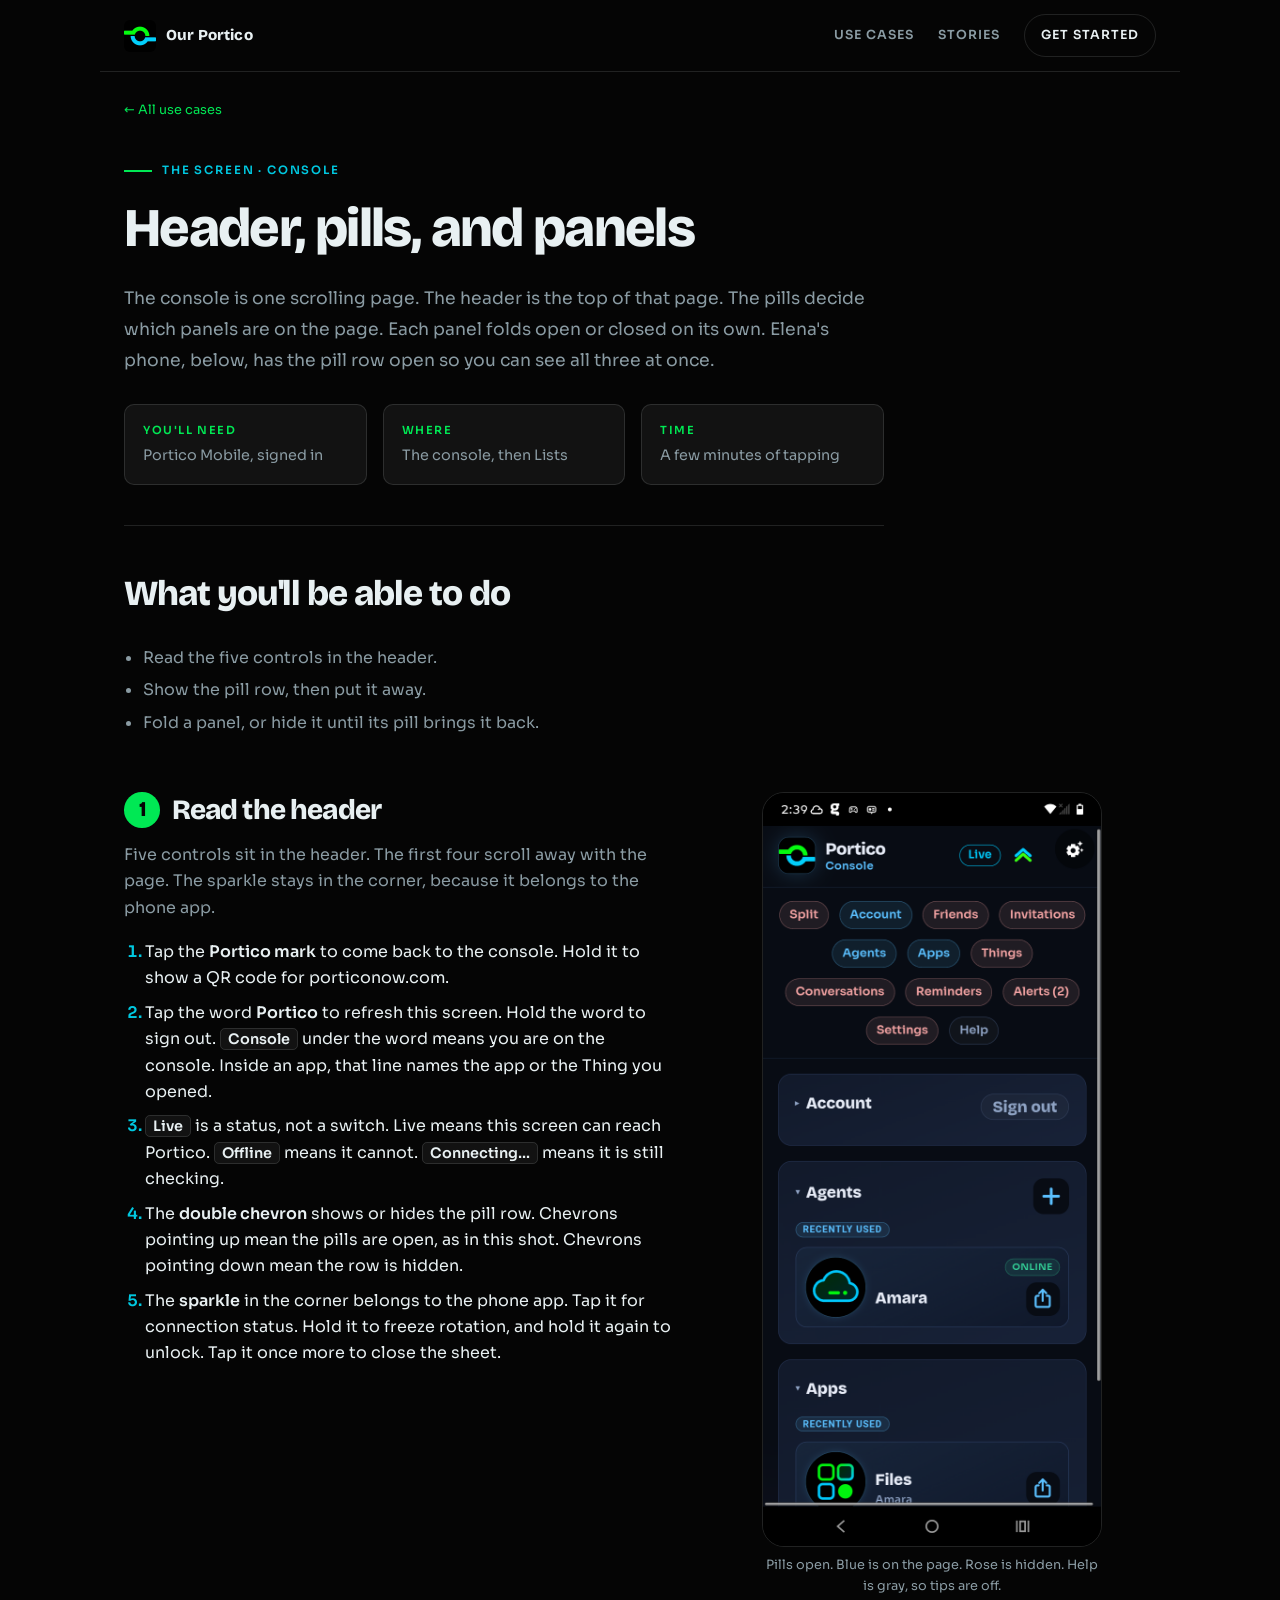
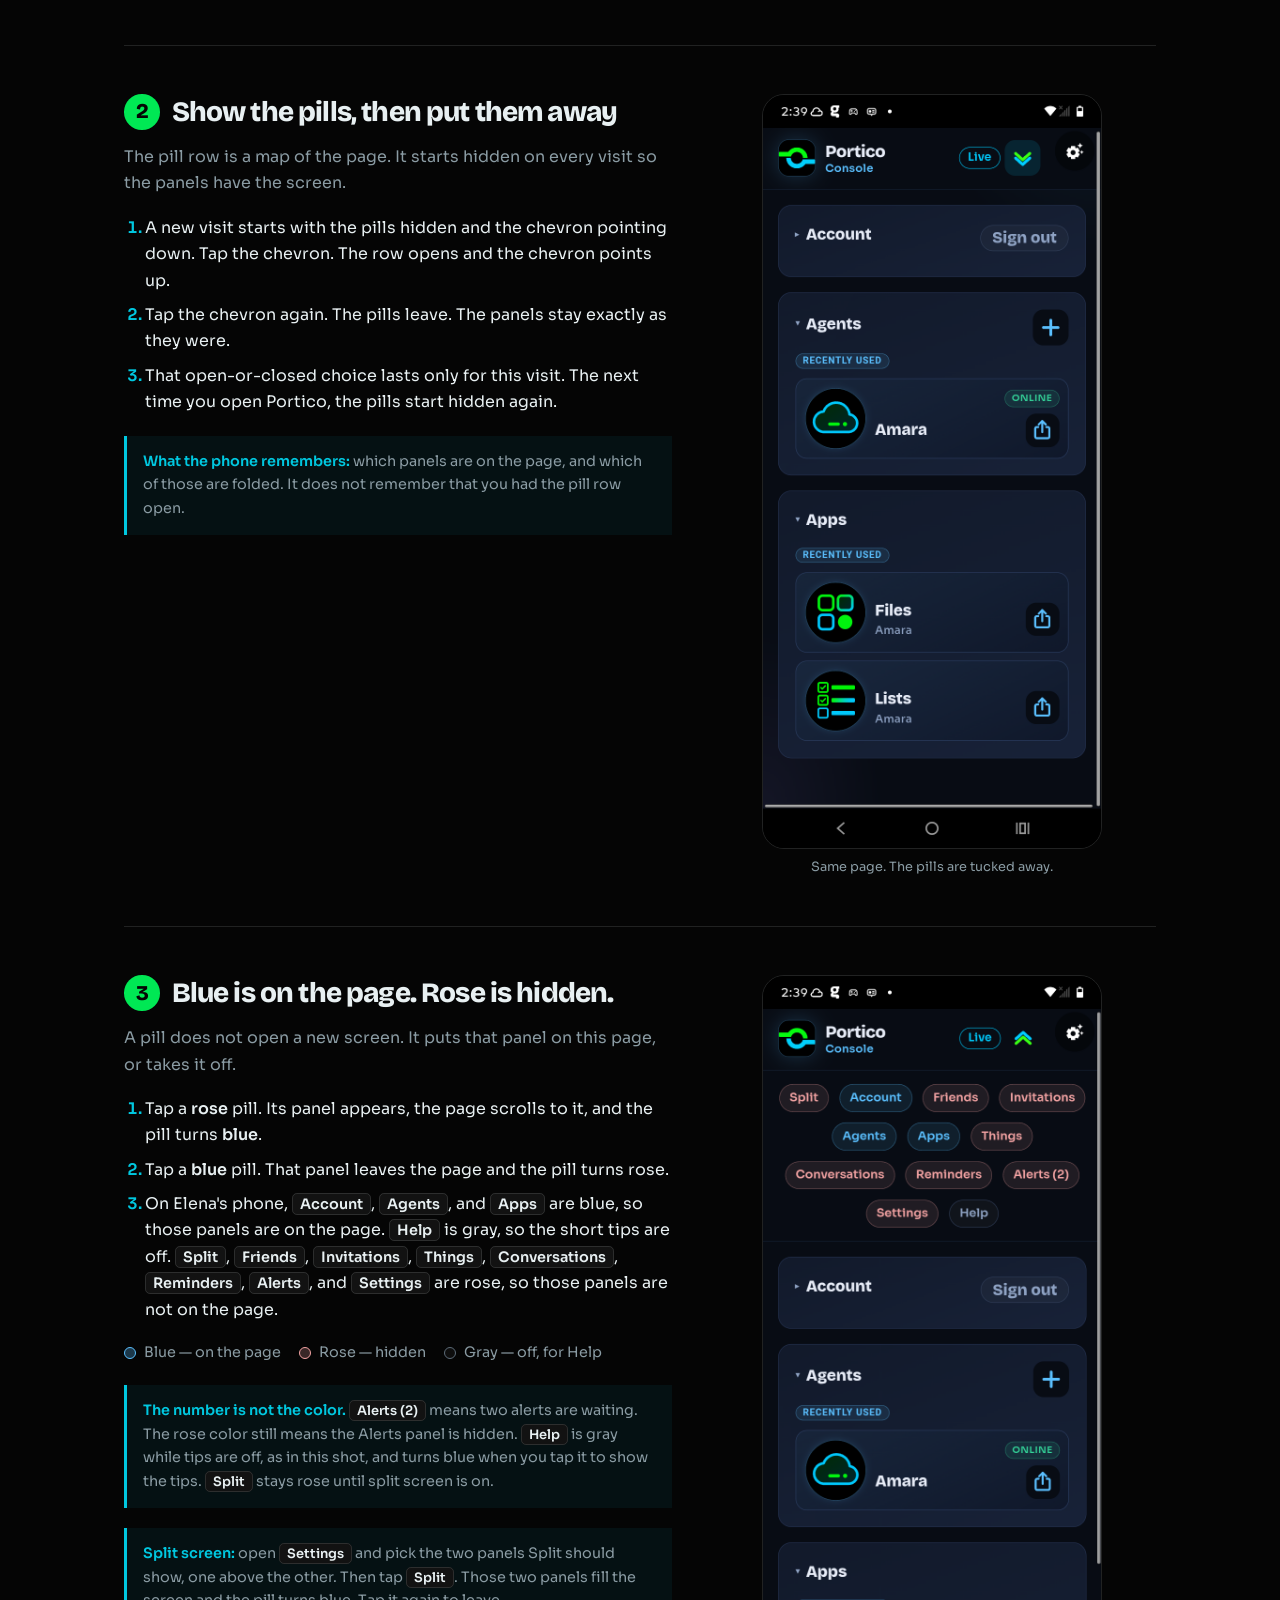
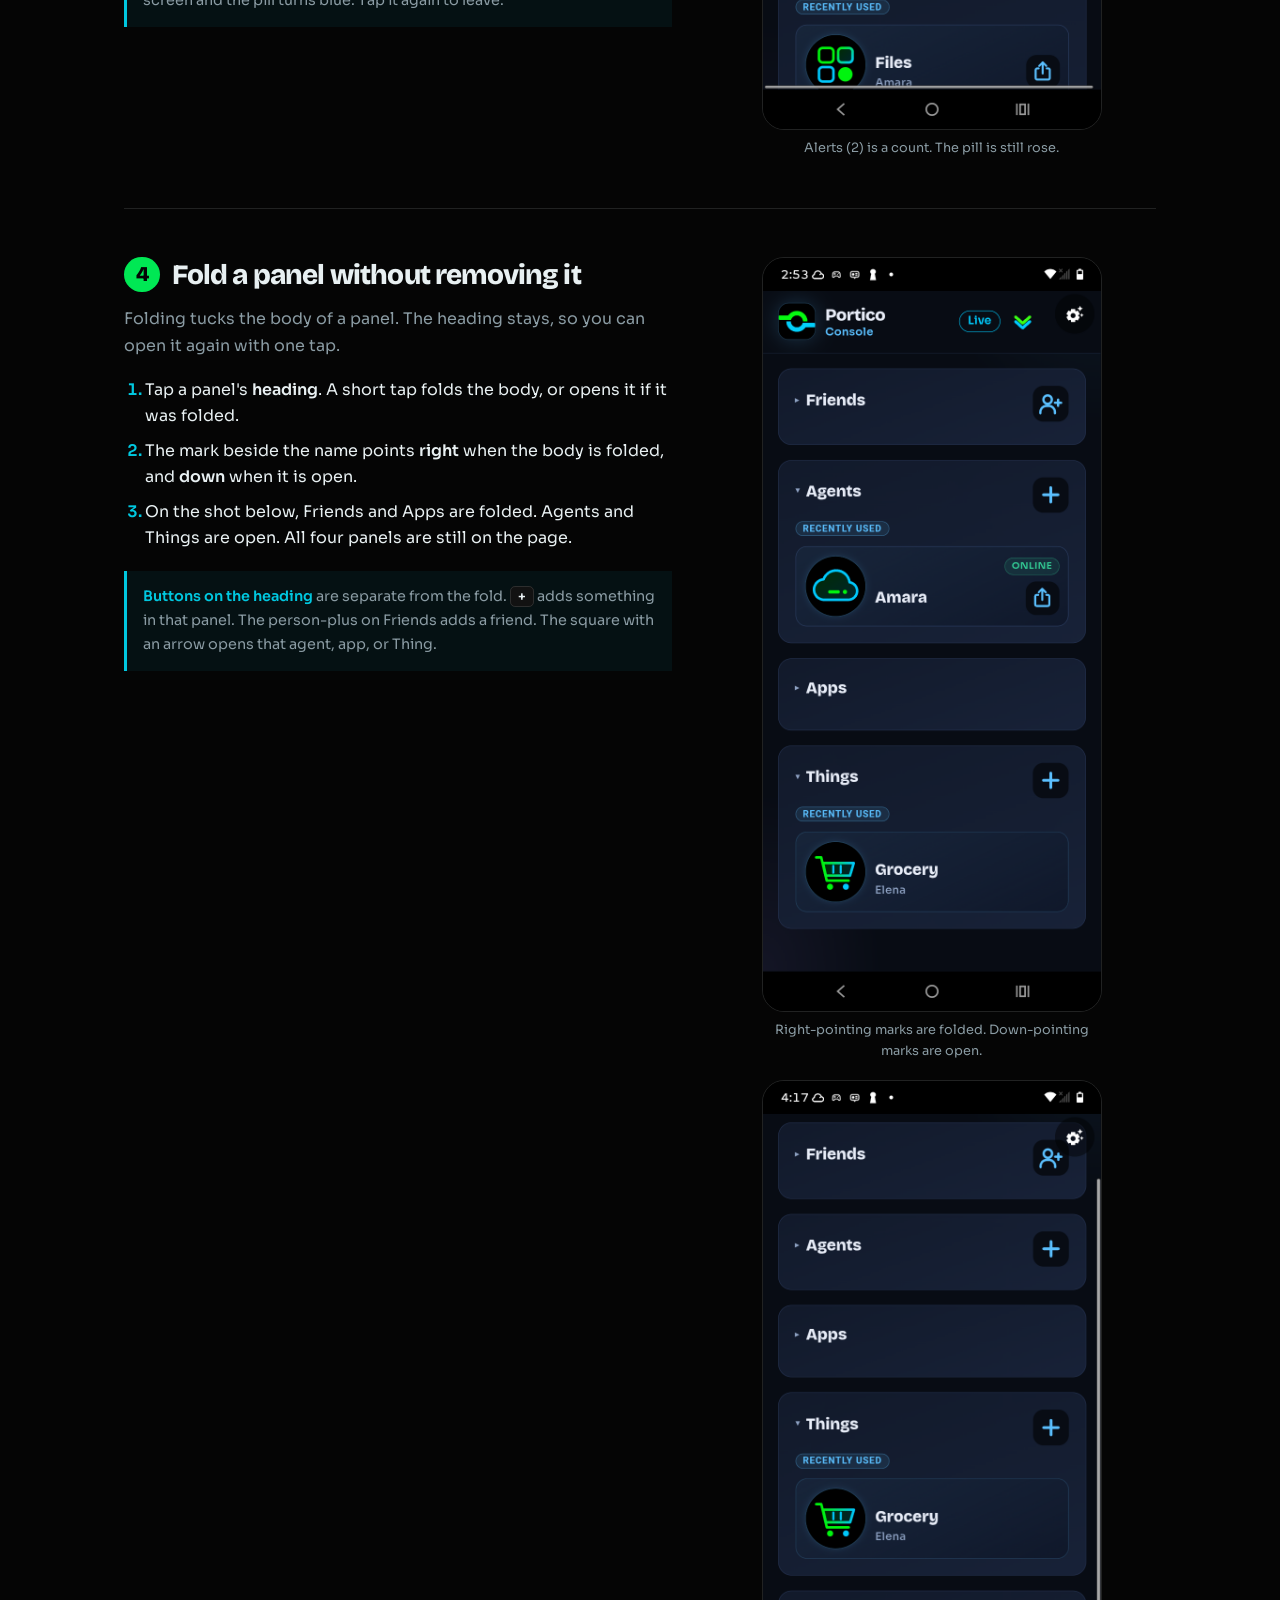
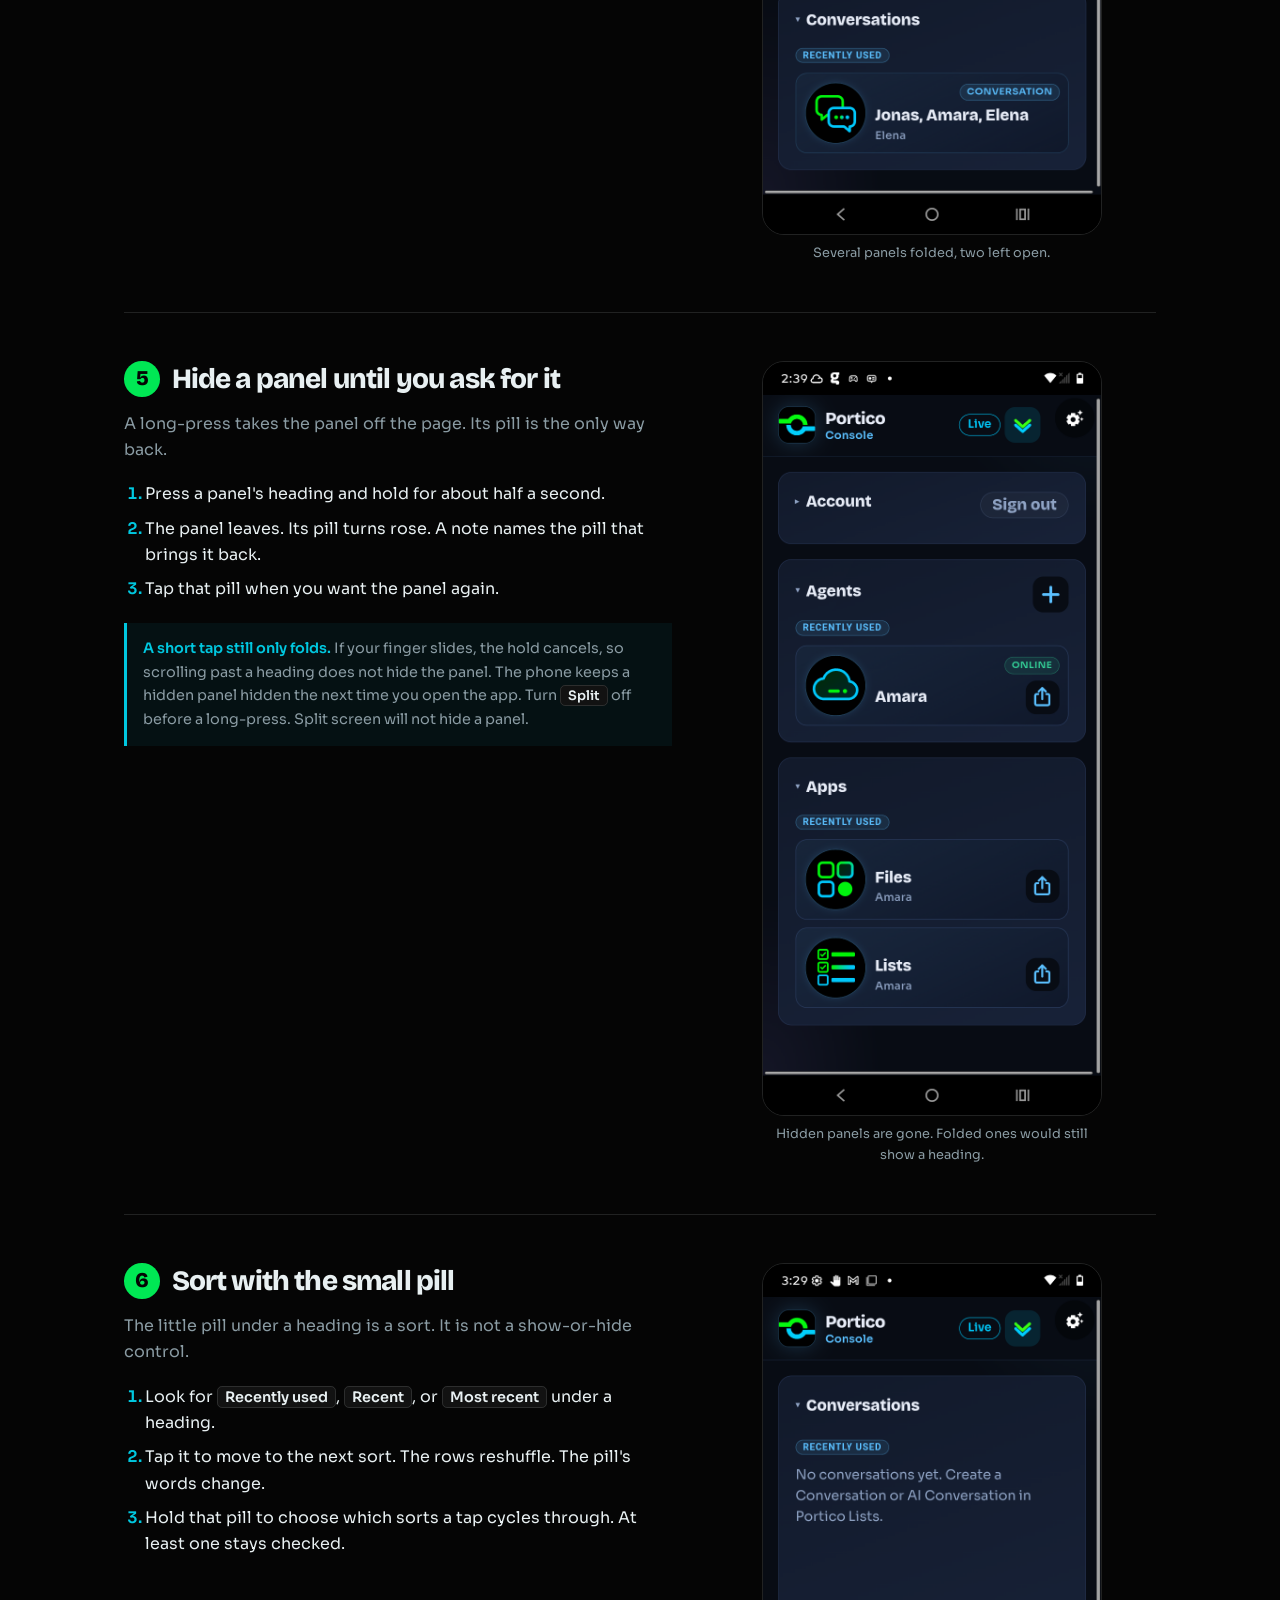
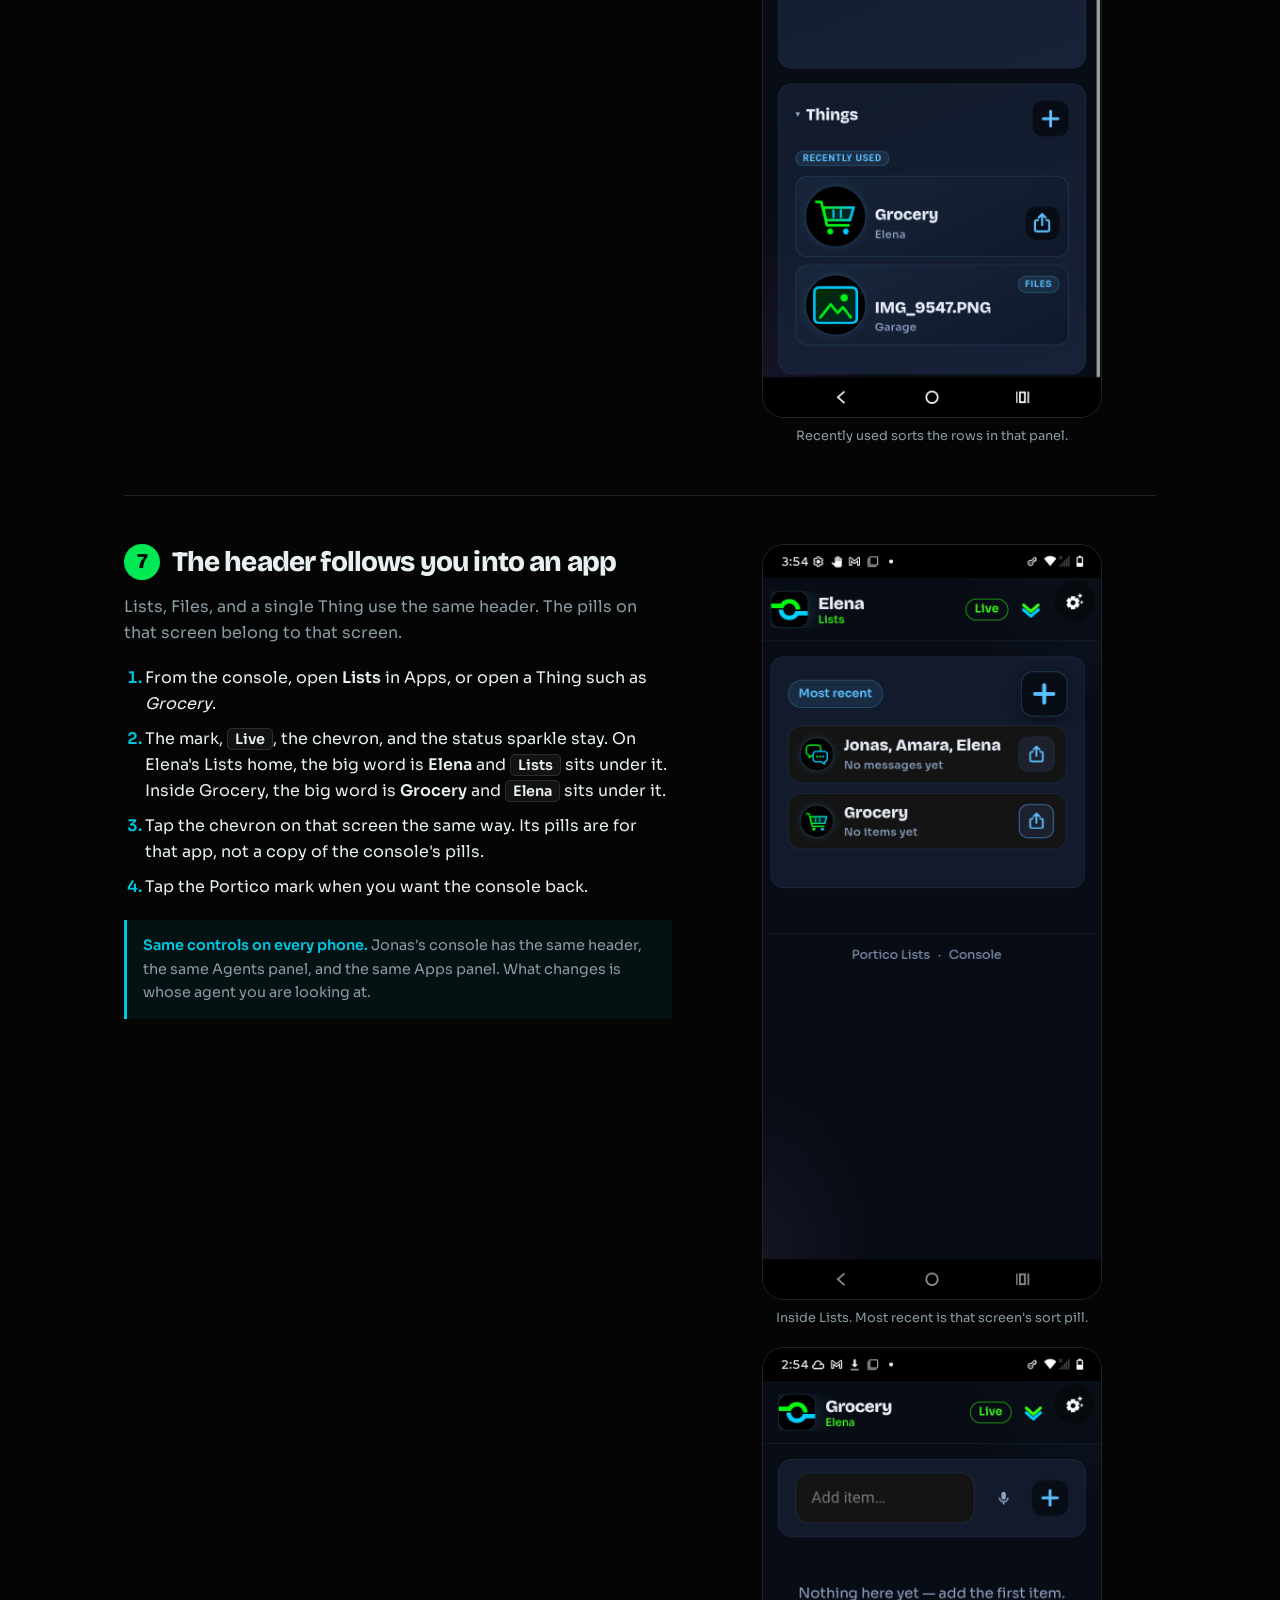
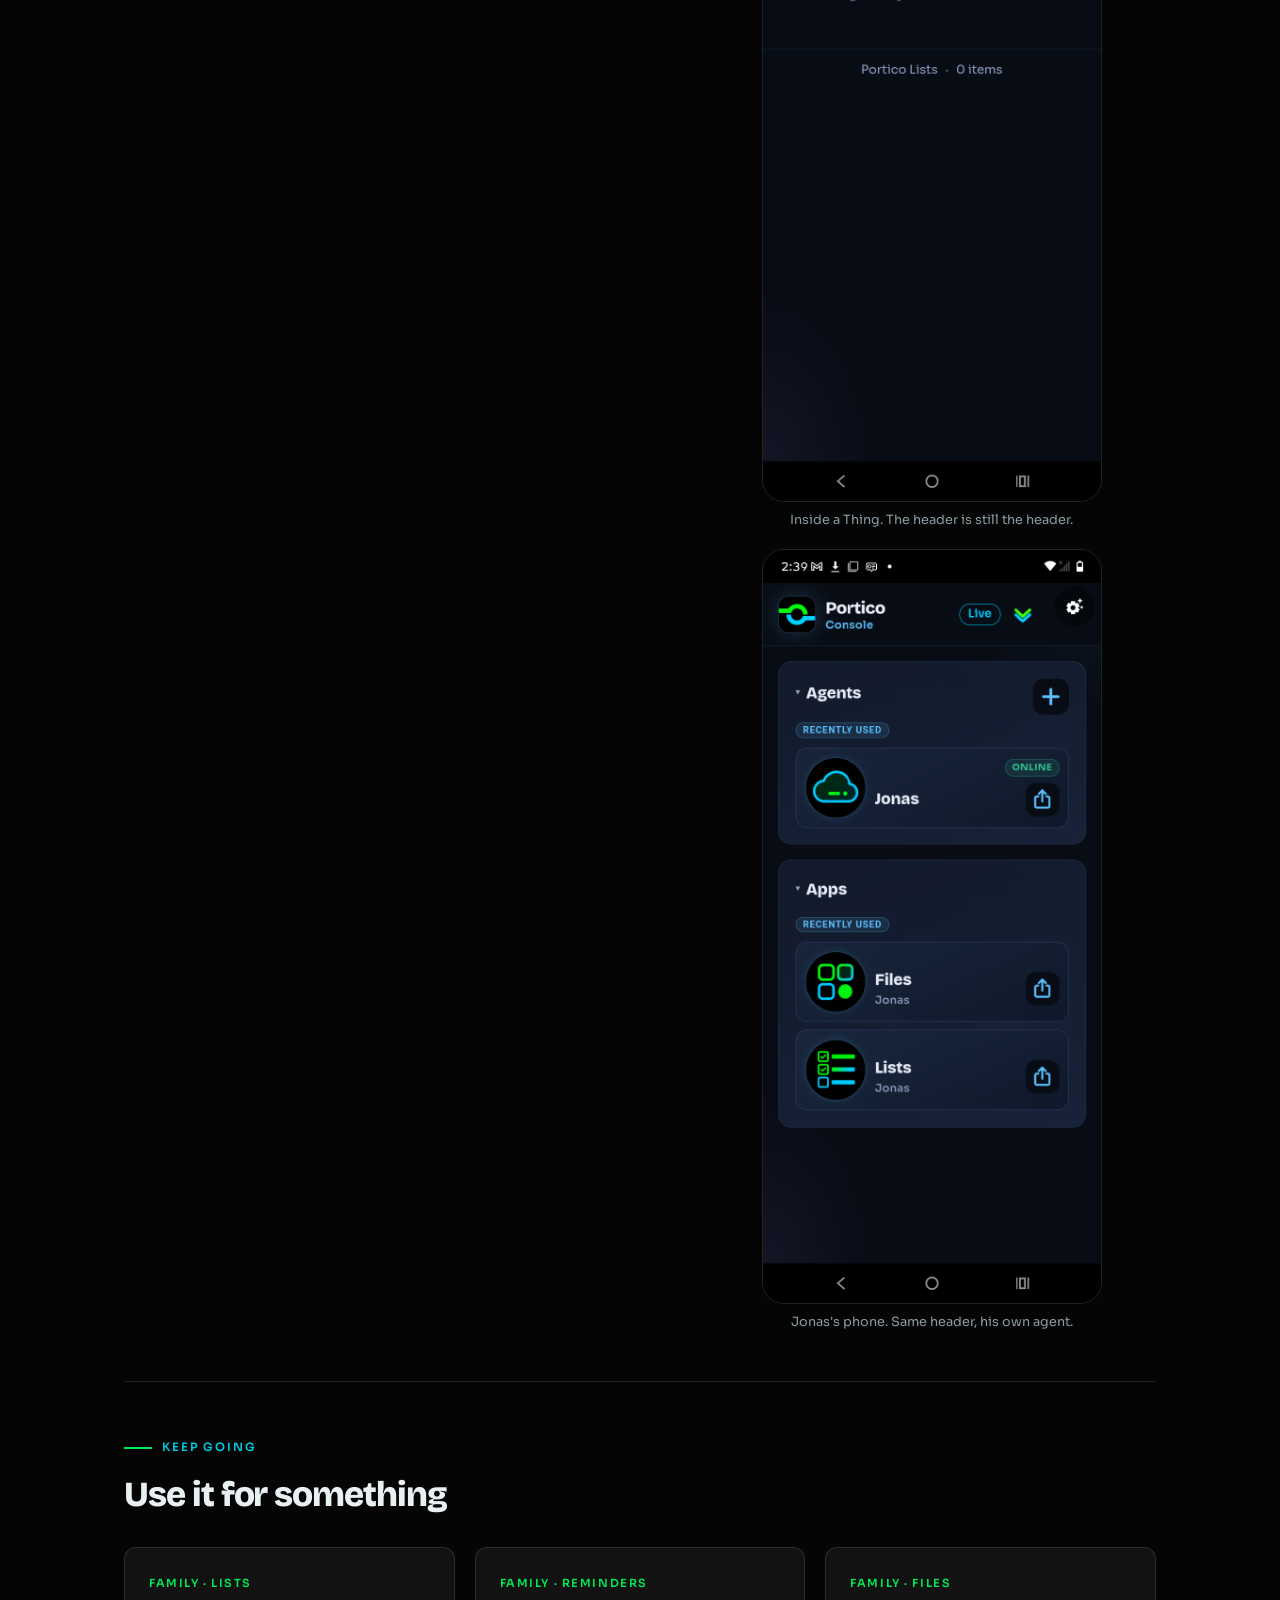
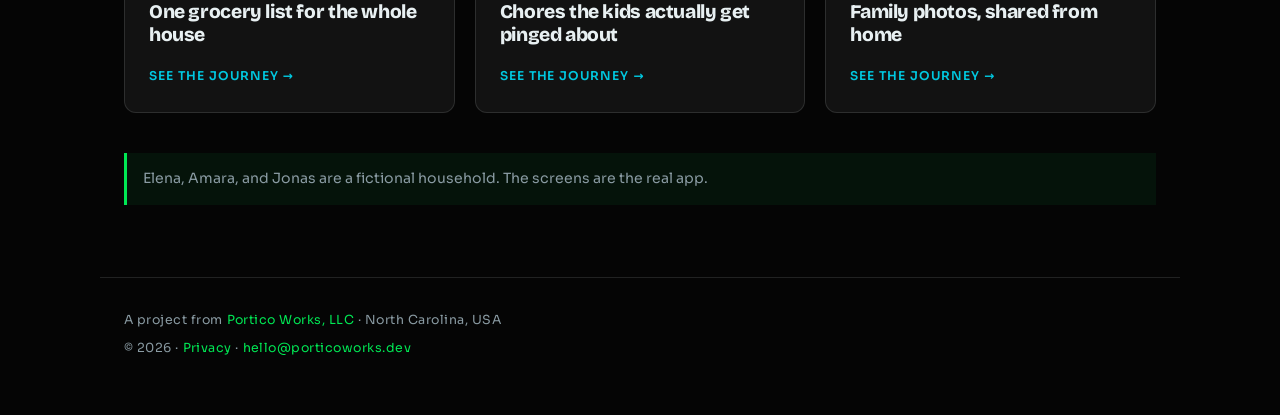
<file: journeys/console/index.html>
<!doctype html>
<html lang="en">
  <head>
    <meta charset="utf-8">
    <meta name="viewport" content="width=device-width, initial-scale=1, viewport-fit=cover">
    <meta name="description" content="How the Portico header, pills, and panels work: show and hide the pill row, fold a panel, and bring a hidden panel back.">
    <meta name="theme-color" content="#050505">
    <meta property="og:title" content="Header, pills, and panels — Our Portico">
    <meta property="og:url" content="https://ourportico.com/journeys/console/">
    <meta property="og:image" content="https://ourportico.com/logo.png">
    <title>Header, pills, and panels — Our Portico</title>
    <link rel="icon" href="../../favicon.ico" sizes="32x32">
    <link rel="icon" href="../../favicon.svg" type="image/svg+xml">
    <link rel="apple-touch-icon" href="../../apple-touch-icon.png" sizes="180x180">
    <link rel="stylesheet" href="../../styles.css">
    <link rel="preconnect" href="https://fonts.googleapis.com">
    <link rel="preconnect" href="https://fonts.gstatic.com" crossorigin>
    <link href="https://fonts.googleapis.com/css2?family=Bricolage+Grotesque:opsz,wght@12..96,600;12..96,800&family=Sora:wght@400;500;600&display=swap" rel="stylesheet">
  </head>
  <body>
    <header class="site-header">
      <div class="brand-cluster">
        <a class="wordmark-logo" href="https://api.porticoworks.dev/app/#/login" aria-label="Sign in to Portico">
          <img class="brand-logo" src="../../logo.png" width="32" height="32" alt="">
        </a>
        <a class="wordmark" href="../../" aria-label="Our Portico">
          <span>Our Portico</span>
        </a>
      </div>
      <nav aria-label="Main navigation">
        <a href="../../#uses">Use cases</a>
        <a href="../../#stories">Stories</a>
        <a class="nav-cta" href="https://web.porticoworks.dev/start/">Get started</a>
      </nav>
    </header>

    <main id="top">
      <p class="crumb"><a class="text-link" href="../../#uses">← All use cases</a></p>

      <section class="journey-hero" aria-labelledby="journey-title">
        <p class="eyebrow">The screen · Console</p>
        <h1 id="journey-title">Header, pills, and panels</h1>
        <p class="hero-lede">
          The console is one scrolling page. The header is the top of that page. The pills decide
          which panels are on the page. Each panel folds open or closed on its own. Elena's phone,
          below, has the pill row open so you can see all three at once.
        </p>
        <ul class="journey-facts">
          <li><strong>You'll need</strong>Portico Mobile, signed in</li>
          <li><strong>Where</strong>The console, then Lists</li>
          <li><strong>Time</strong>A few minutes of tapping</li>
        </ul>
      </section>

      <section class="journey-outcome" aria-labelledby="outcome-title">
        <h2 id="outcome-title">What you'll be able to do</h2>
        <ul>
          <li>Read the five controls in the header.</li>
          <li>Show the pill row, then put it away.</li>
          <li>Fold a panel, or hide it until its pill brings it back.</li>
        </ul>
      </section>

      <ol class="journey-steps">
        <li class="step">
          <div class="step-grid">
            <div>
              <h2>Read the header</h2>
              <p class="step-why">Five controls sit in the header. The first four scroll away with the page. The sparkle stays in the corner, because it belongs to the phone app.</p>
              <ol class="how">
                <li>Tap the <strong>Portico mark</strong> to come back to the console. Hold it to show a QR code for porticonow.com.</li>
                <li>Tap the word <strong>Portico</strong> to refresh this screen. Hold the word to sign out. <span class="ui">Console</span> under the word means you are on the console. Inside an app, that line names the app or the Thing you opened.</li>
                <li><span class="ui">Live</span> is a status, not a switch. Live means this screen can reach Portico. <span class="ui">Offline</span> means it cannot. <span class="ui">Connecting…</span> means it is still checking.</li>
                <li>The <strong>double chevron</strong> shows or hides the pill row. Chevrons pointing up mean the pills are open, as in this shot. Chevrons pointing down mean the row is hidden.</li>
                <li>The <strong>sparkle</strong> in the corner belongs to the phone app. Tap it for connection status. Hold it to freeze rotation, and hold it again to unlock. Tap it once more to close the sheet.</li>
              </ol>
            </div>
            <div class="shots">
              <figure class="shot" data-shot="01-pills-open.png">
                <div class="shot-frame"><span class="shot-label">Elena's console with the pill row open: Live, the up chevron, and the status sparkle in the header. Account, Agents, and Apps are blue. Help is gray. The other pills are rose.</span><code>01-pills-open.png</code></div>
                <figcaption>Pills open. Blue is on the page. Rose is hidden. Help is gray, so tips are off.</figcaption>
              </figure>
            </div>
          </div>
        </li>

        <li class="step">
          <div class="step-grid">
            <div>
              <h2>Show the pills, then put them away</h2>
              <p class="step-why">The pill row is a map of the page. It starts hidden on every visit so the panels have the screen.</p>
              <ol class="how">
                <li>A new visit starts with the pills hidden and the chevron pointing down. Tap the chevron. The row opens and the chevron points up.</li>
                <li>Tap the chevron again. The pills leave. The panels stay exactly as they were.</li>
                <li>That open-or-closed choice lasts only for this visit. The next time you open Portico, the pills start hidden again.</li>
              </ol>
              <p class="tip"><strong>What the phone remembers:</strong> which panels are on the page, and which of those are folded. It does not remember that you had the pill row open.</p>
            </div>
            <div class="shots">
              <figure class="shot" data-shot="02-pills-hidden.png">
                <div class="shot-frame"><span class="shot-label">The same console with the pill row hidden. The chevron points down. Account, Agents, and Apps are still on the page.</span><code>02-pills-hidden.png</code></div>
                <figcaption>Same page. The pills are tucked away.</figcaption>
              </figure>
            </div>
          </div>
        </li>

        <li class="step">
          <div class="step-grid">
            <div>
              <h2>Blue is on the page. Rose is hidden.</h2>
              <p class="step-why">A pill does not open a new screen. It puts that panel on this page, or takes it off.</p>
              <ol class="how">
                <li>Tap a <strong>rose</strong> pill. Its panel appears, the page scrolls to it, and the pill turns <strong>blue</strong>.</li>
                <li>Tap a <strong>blue</strong> pill. That panel leaves the page and the pill turns rose.</li>
                <li>On Elena's phone, <span class="ui">Account</span>, <span class="ui">Agents</span>, and <span class="ui">Apps</span> are blue, so those panels are on the page. <span class="ui">Help</span> is gray, so the short tips are off. <span class="ui">Split</span>, <span class="ui">Friends</span>, <span class="ui">Invitations</span>, <span class="ui">Things</span>, <span class="ui">Conversations</span>, <span class="ui">Reminders</span>, <span class="ui">Alerts</span>, and <span class="ui">Settings</span> are rose, so those panels are not on the page.</li>
              </ol>
              <ul class="key" aria-label="Pill colors">
                <li><i class="on" aria-hidden="true"></i> Blue — on the page</li>
                <li><i class="off" aria-hidden="true"></i> Rose — hidden</li>
                <li><i class="dim" aria-hidden="true"></i> Gray — off, for Help</li>
              </ul>
              <p class="tip"><strong>The number is not the color.</strong> <span class="ui">Alerts (2)</span> means two alerts are waiting. The rose color still means the Alerts panel is hidden. <span class="ui">Help</span> is gray while tips are off, as in this shot, and turns blue when you tap it to show the tips. <span class="ui">Split</span> stays rose until split screen is on.</p>
              <p class="tip"><strong>Split screen:</strong> open <span class="ui">Settings</span> and pick the two panels Split should show, one above the other. Then tap <span class="ui">Split</span>. Those two panels fill the screen and the pill turns blue. Tap it again to leave.</p>
            </div>
            <div class="shots">
              <figure class="shot" data-shot="01-pills-open.png">
                <div class="shot-frame"><span class="shot-label">The open pill row on Elena's console, with Alerts showing a count of 2 while the pill stays rose</span><code>01-pills-open.png</code></div>
                <figcaption>Alerts (2) is a count. The pill is still rose.</figcaption>
              </figure>
            </div>
          </div>
        </li>

        <li class="step">
          <div class="step-grid">
            <div>
              <h2>Fold a panel without removing it</h2>
              <p class="step-why">Folding tucks the body of a panel. The heading stays, so you can open it again with one tap.</p>
              <ol class="how">
                <li>Tap a panel's <strong>heading</strong>. A short tap folds the body, or opens it if it was folded.</li>
                <li>The mark beside the name points <strong>right</strong> when the body is folded, and <strong>down</strong> when it is open.</li>
                <li>On the shot below, Friends and Apps are folded. Agents and Things are open. All four panels are still on the page.</li>
              </ol>
              <p class="tip"><strong>Buttons on the heading</strong> are separate from the fold. <span class="ui">+</span> adds something in that panel. The person-plus on Friends adds a friend. The square with an arrow opens that agent, app, or Thing.</p>
            </div>
            <div class="shots">
              <figure class="shot" data-shot="03-fold.png">
                <div class="shot-frame"><span class="shot-label">Friends and Apps folded, Agents and Things open, with the pill row hidden</span><code>03-fold.png</code></div>
                <figcaption>Right-pointing marks are folded. Down-pointing marks are open.</figcaption>
              </figure>
              <figure class="shot" data-shot="04-open-and-closed.png">
                <div class="shot-frame"><span class="shot-label">Friends, Agents, and Apps folded, with Things and Conversations open</span><code>04-open-and-closed.png</code></div>
                <figcaption>Several panels folded, two left open.</figcaption>
              </figure>
            </div>
          </div>
        </li>

        <li class="step">
          <div class="step-grid">
            <div>
              <h2>Hide a panel until you ask for it</h2>
              <p class="step-why">A long-press takes the panel off the page. Its pill is the only way back.</p>
              <ol class="how">
                <li>Press a panel's heading and hold for about half a second.</li>
                <li>The panel leaves. Its pill turns rose. A note names the pill that brings it back.</li>
                <li>Tap that pill when you want the panel again.</li>
              </ol>
              <p class="tip"><strong>A short tap still only folds.</strong> If your finger slides, the hold cancels, so scrolling past a heading does not hide the panel. The phone keeps a hidden panel hidden the next time you open the app. Turn <span class="ui">Split</span> off before a long-press. Split screen will not hide a panel.</p>
            </div>
            <div class="shots">
              <figure class="shot" data-shot="02-pills-hidden.png">
                <div class="shot-frame"><span class="shot-label">Account, Agents, and Apps still on the page after the pill row is hidden. Friends and Things are not here because their pills are off.</span><code>02-pills-hidden.png</code></div>
                <figcaption>Hidden panels are gone. Folded ones would still show a heading.</figcaption>
              </figure>
            </div>
          </div>
        </li>

        <li class="step">
          <div class="step-grid">
            <div>
              <h2>Sort with the small pill</h2>
              <p class="step-why">The little pill under a heading is a sort. It is not a show-or-hide control.</p>
              <ol class="how">
                <li>Look for <span class="ui">Recently used</span>, <span class="ui">Recent</span>, or <span class="ui">Most recent</span> under a heading.</li>
                <li>Tap it to move to the next sort. The rows reshuffle. The pill's words change.</li>
                <li>Hold that pill to choose which sorts a tap cycles through. At least one stays checked.</li>
              </ol>
            </div>
            <div class="shots">
              <figure class="shot" data-shot="05-sort.png">
                <div class="shot-frame"><span class="shot-label">Conversations and Things open, each with a Recently used sort pill. Grocery has an open button.</span><code>05-sort.png</code></div>
                <figcaption>Recently used sorts the rows in that panel.</figcaption>
              </figure>
            </div>
          </div>
        </li>

        <li class="step">
          <div class="step-grid">
            <div>
              <h2>The header follows you into an app</h2>
              <p class="step-why">Lists, Files, and a single Thing use the same header. The pills on that screen belong to that screen.</p>
              <ol class="how">
                <li>From the console, open <strong>Lists</strong> in Apps, or open a Thing such as <em>Grocery</em>.</li>
                <li>The mark, <span class="ui">Live</span>, the chevron, and the status sparkle stay. On Elena's Lists home, the big word is <strong>Elena</strong> and <span class="ui">Lists</span> sits under it. Inside Grocery, the big word is <strong>Grocery</strong> and <span class="ui">Elena</span> sits under it.</li>
                <li>Tap the chevron on that screen the same way. Its pills are for that app, not a copy of the console's pills.</li>
                <li>Tap the Portico mark when you want the console back.</li>
              </ol>
              <p class="tip"><strong>Same controls on every phone.</strong> Jonas's console has the same header, the same Agents panel, and the same Apps panel. What changes is whose agent you are looking at.</p>
            </div>
            <div class="shots">
              <figure class="shot" data-shot="06-inside-lists.png">
                <div class="shot-frame"><span class="shot-label">Elena's Lists home. The header reads Elena and Lists, with Live, the down chevron, and the status sparkle. Most recent sorts the rows.</span><code>06-inside-lists.png</code></div>
                <figcaption>Inside Lists. Most recent is that screen's sort pill.</figcaption>
              </figure>
              <figure class="shot" data-shot="08-inside-thing.png">
                <div class="shot-frame"><span class="shot-label">Grocery open, header reading Grocery and Elena, with Live and the down chevron still in place</span><code>08-inside-thing.png</code></div>
                <figcaption>Inside a Thing. The header is still the header.</figcaption>
              </figure>
              <figure class="shot" data-shot="07-jonas-console.png">
                <div class="shot-frame"><span class="shot-label">Jonas's console with the pill row hidden, his agent online, and Files and Lists under Apps</span><code>07-jonas-console.png</code></div>
                <figcaption>Jonas's phone. Same header, his own agent.</figcaption>
              </figure>
            </div>
          </div>
        </li>
      </ol>

      <section class="journey-more" aria-labelledby="more-title">
        <p class="section-kicker">Keep going</p>
        <h2 id="more-title">Use it for something</h2>
        <div class="uses-grid">
          <a class="use-card" href="../grocery-list/">
            <p class="use-tag">Family · Lists</p>
            <h4>One grocery list for the whole house</h4>
            <span class="use-link">See the journey →</span>
          </a>
          <a class="use-card" href="../chores/">
            <p class="use-tag">Family · Reminders</p>
            <h4>Chores the kids actually get pinged about</h4>
            <span class="use-link">See the journey →</span>
          </a>
          <a class="use-card" href="../family-photos/">
            <p class="use-tag">Family · Files</p>
            <h4>Family photos, shared from home</h4>
            <span class="use-link">See the journey →</span>
          </a>
        </div>
        <p class="disclaimer" role="note">Elena, Amara, and Jonas are a fictional household. The screens are the real app.</p>
      </section>
    </main>

    <footer class="site-footer">
      <p>A project from <a class="text-link" href="https://porticoworks.dev/">Portico Works, LLC</a> · North Carolina, USA</p>
      <p>
        © <span id="year">2026</span>
        · <a class="text-link" href="https://porticoworks.dev/privacy">Privacy</a>
        · <a class="text-link" href="mailto:hello@porticoworks.dev">hello@porticoworks.dev</a>
      </p>
    </footer>

    <script src="../journey.js"></script>
  </body>
</html>
</file>
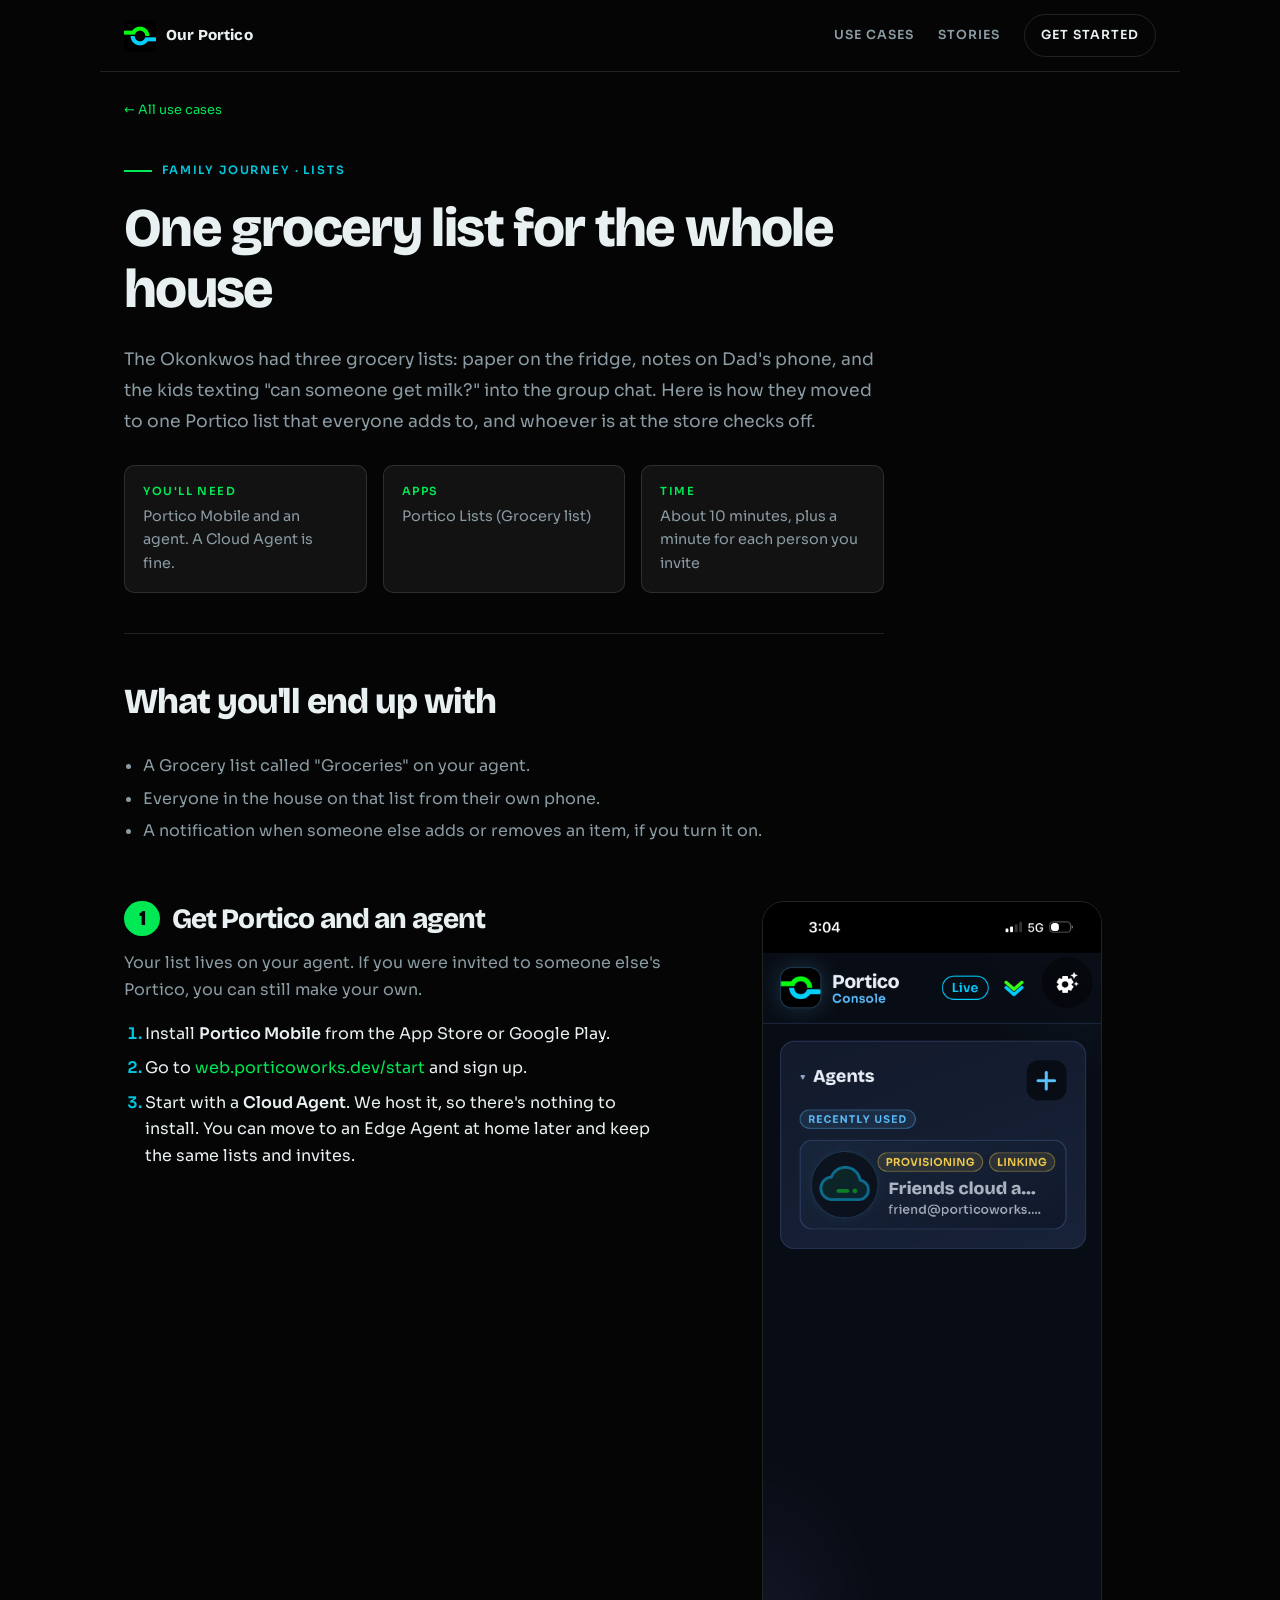
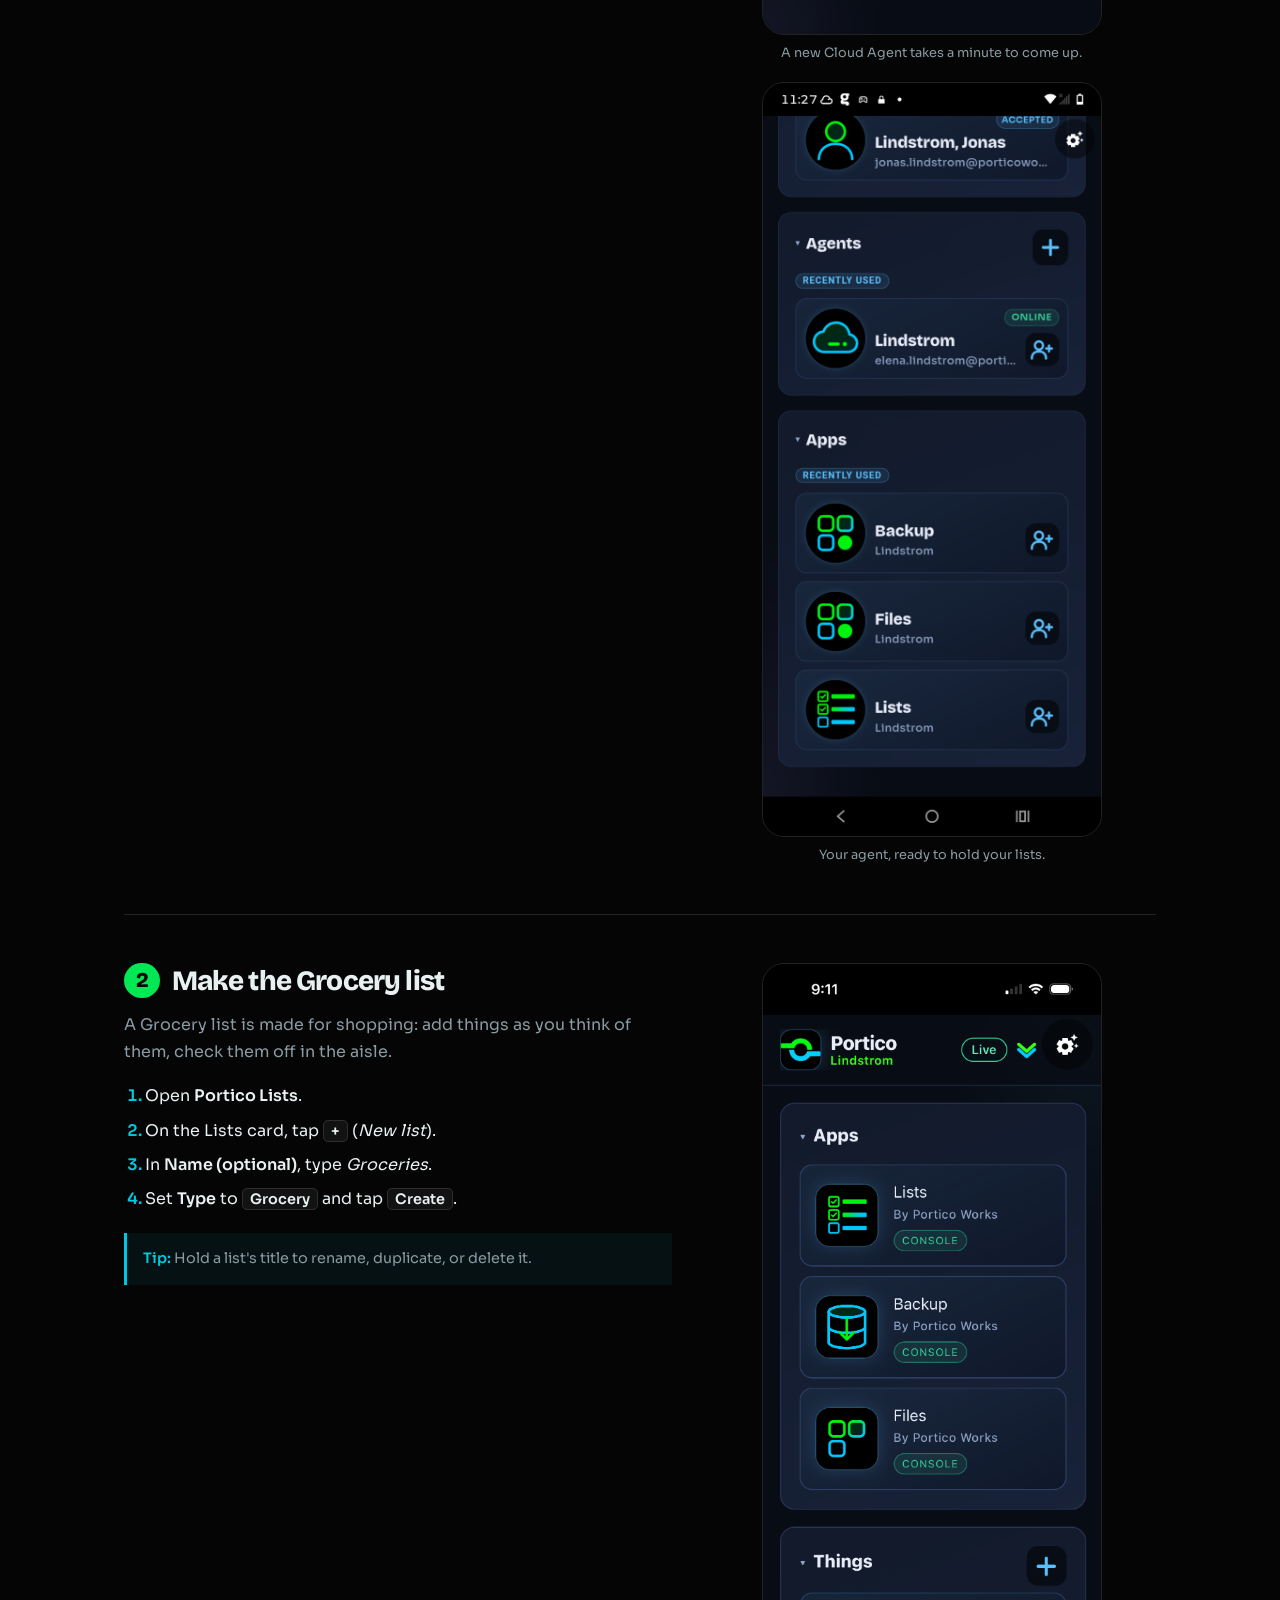
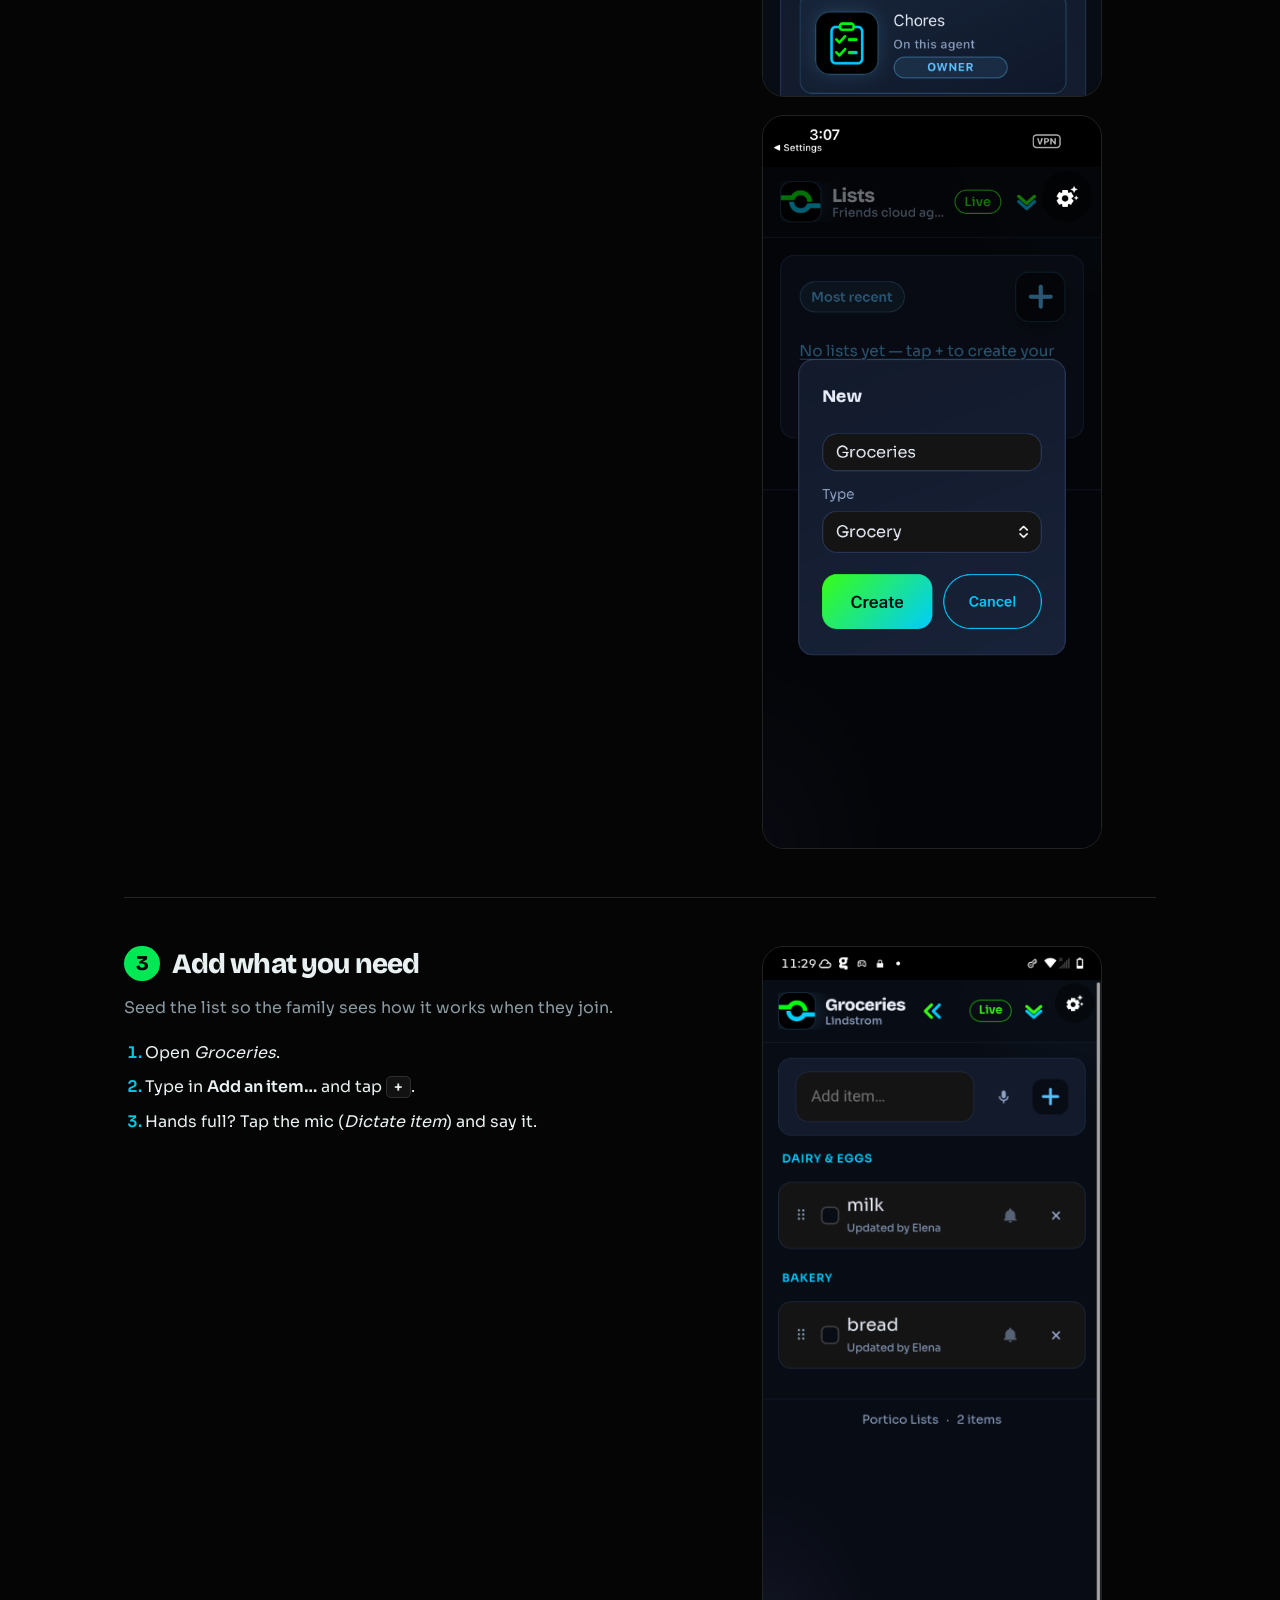
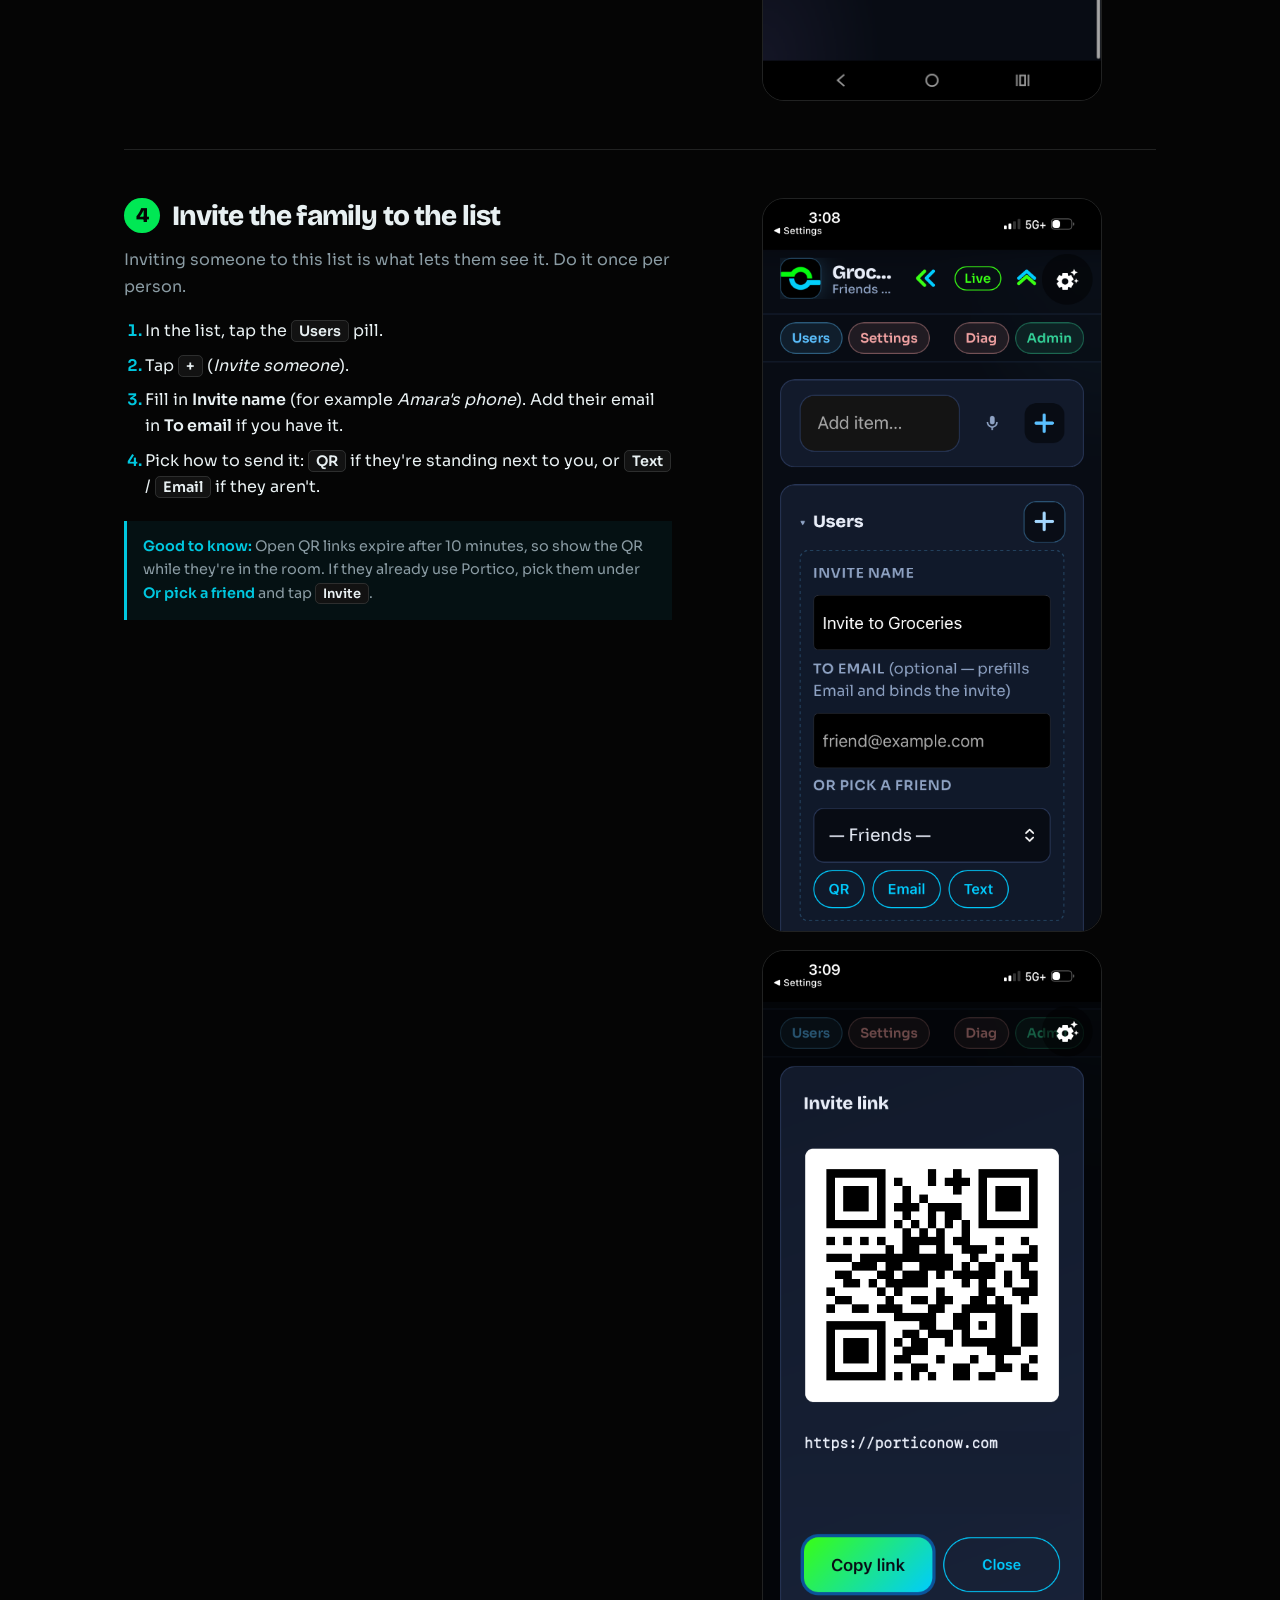
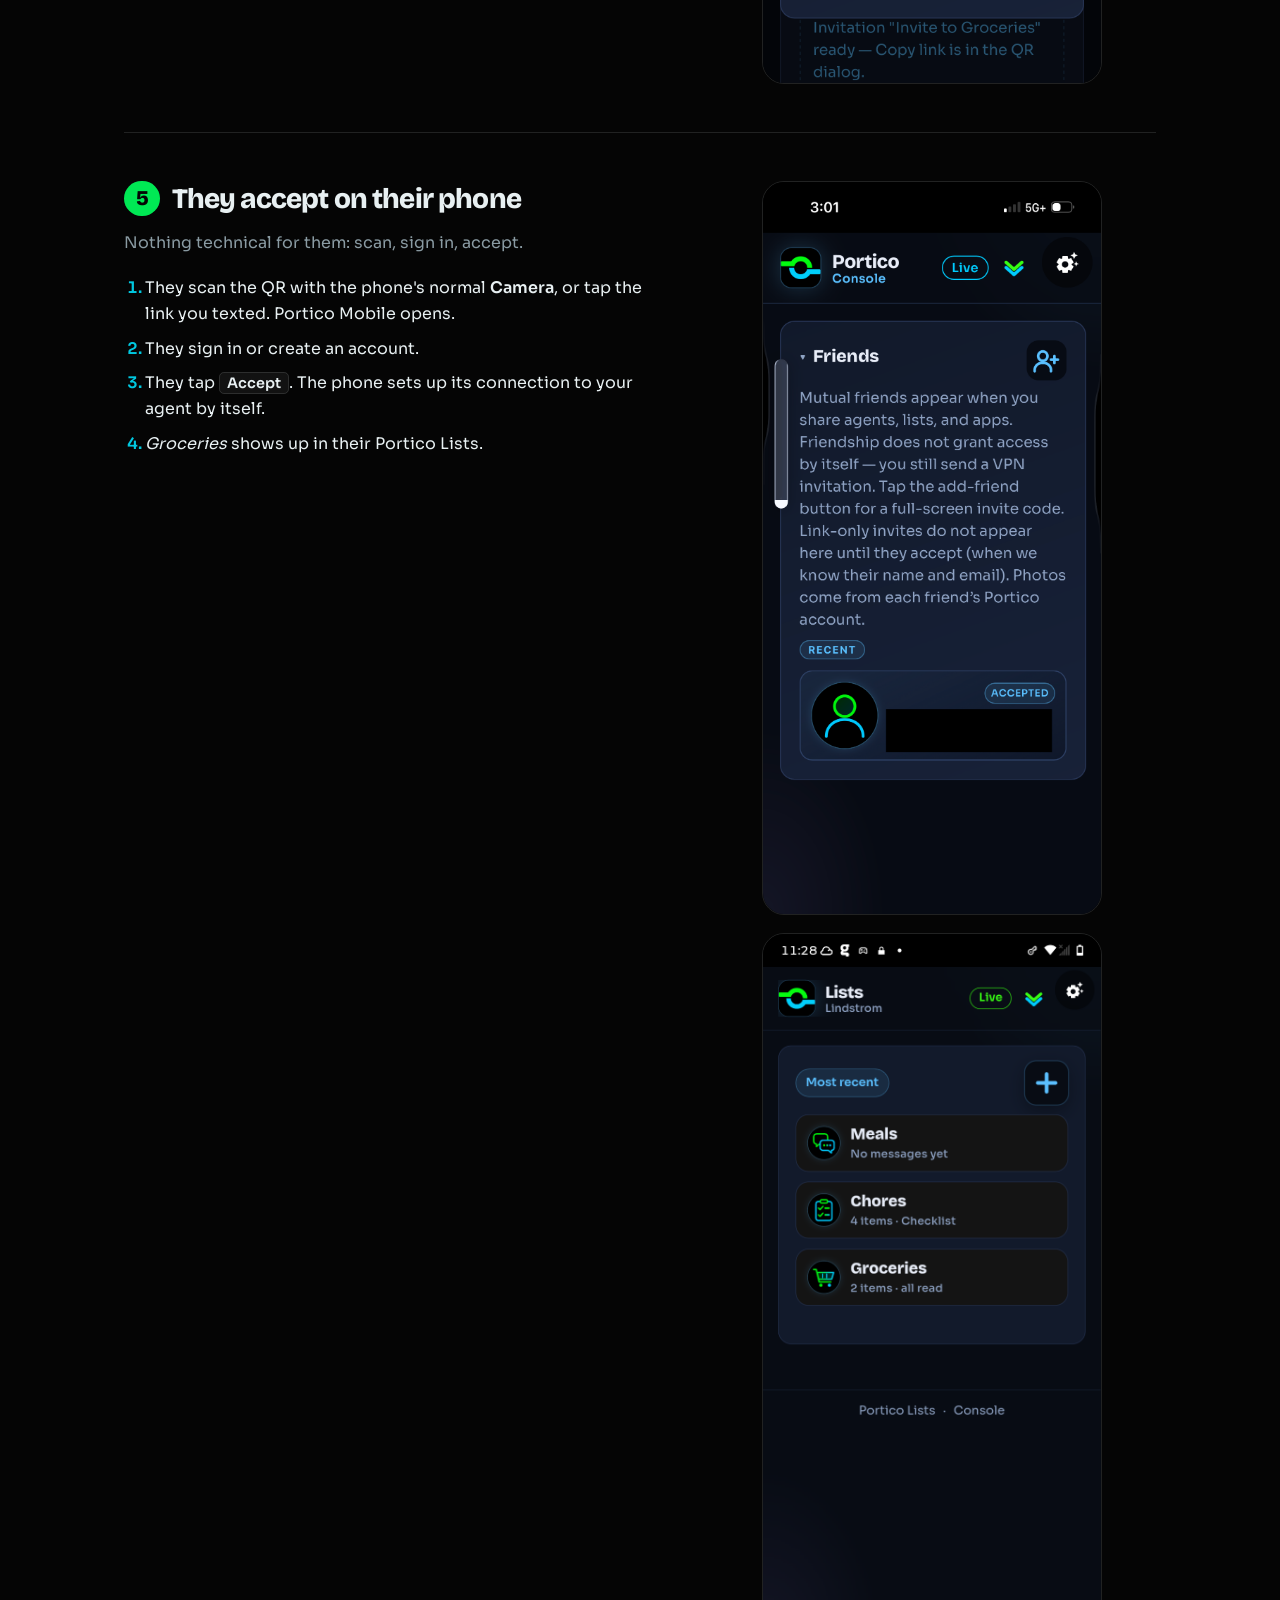
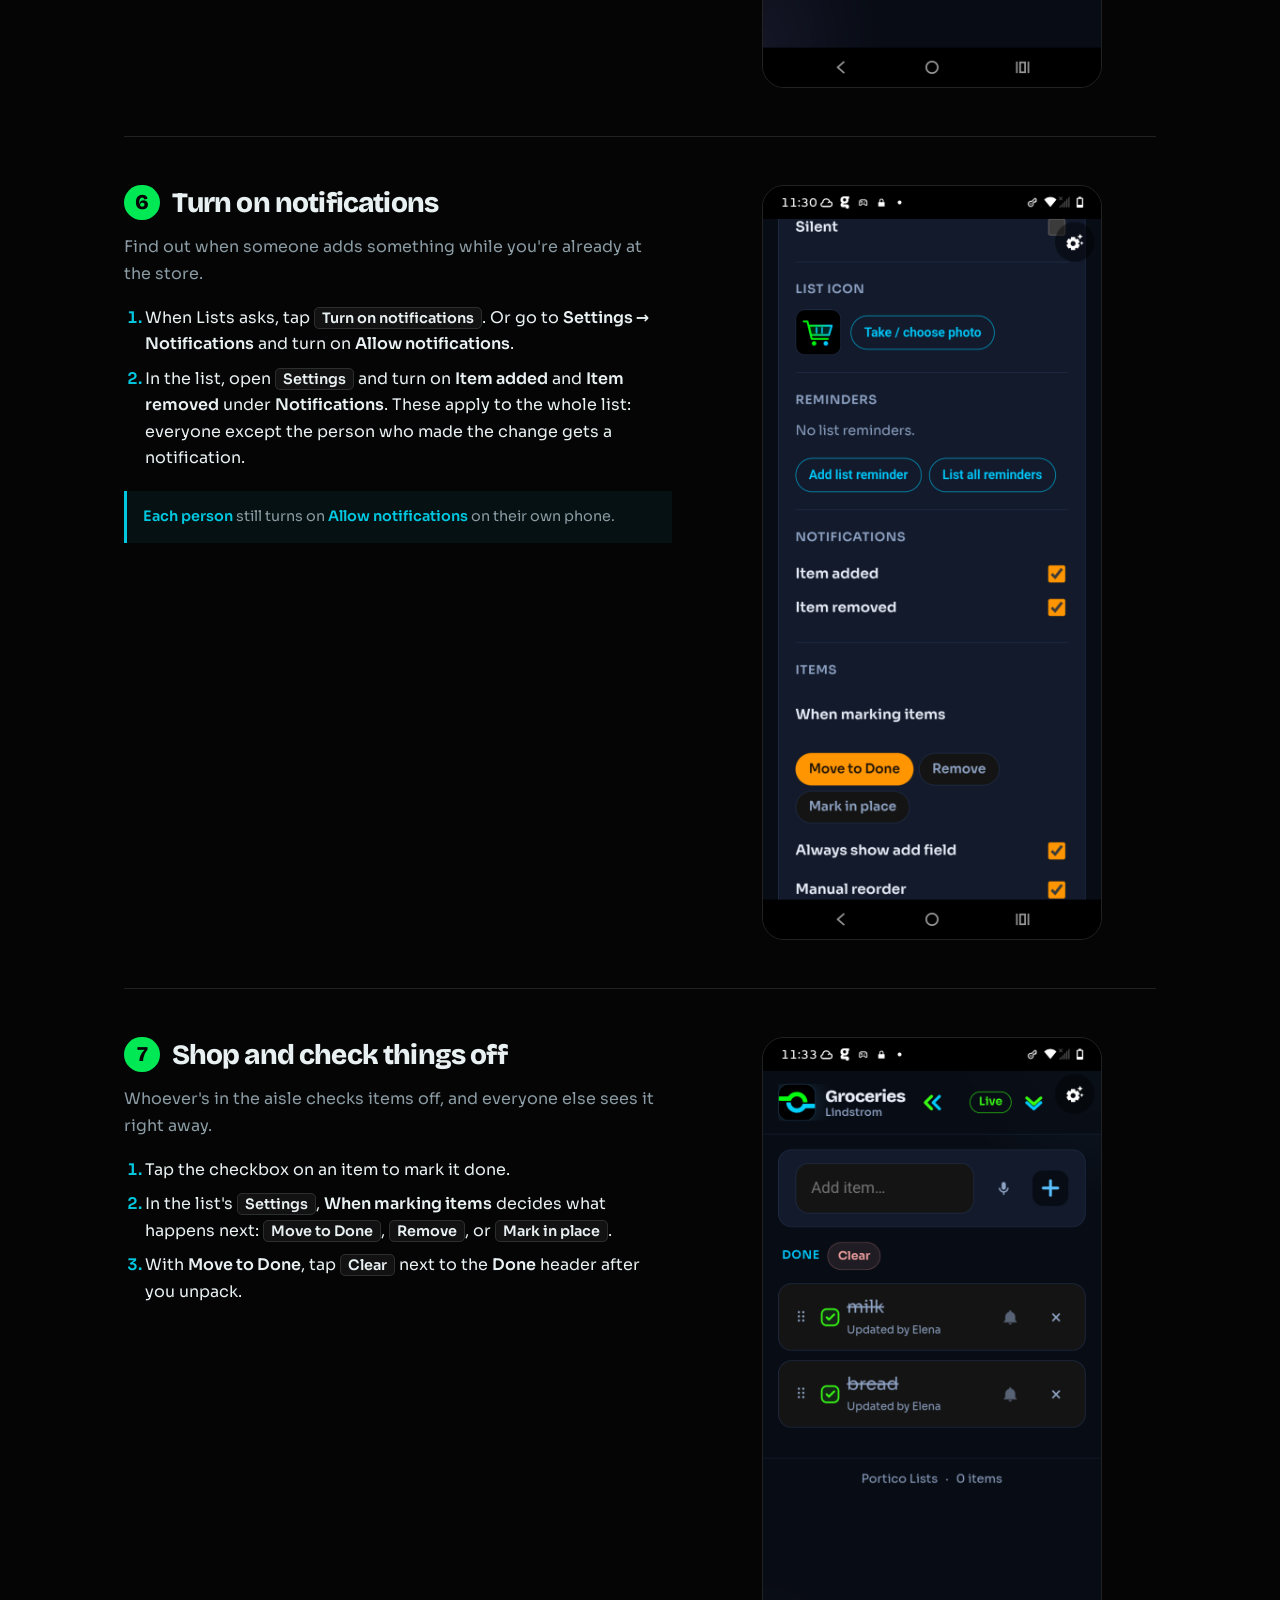
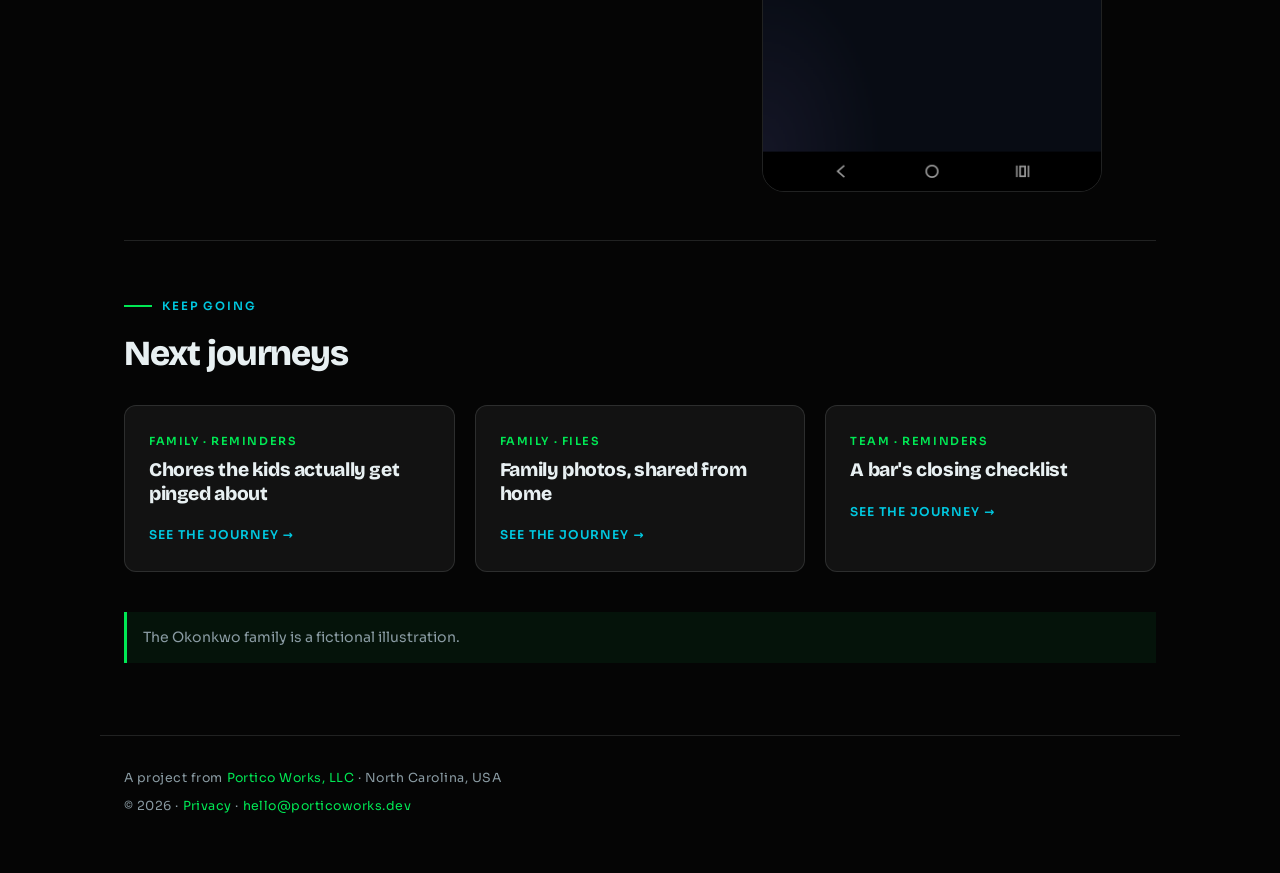
<file: journeys/grocery-list/index.html>
<!doctype html>
<html lang="en">
  <head>
    <meta charset="utf-8">
    <meta name="viewport" content="width=device-width, initial-scale=1, viewport-fit=cover">
    <meta name="description" content="Set up one shared grocery list for the whole family with Portico Lists, step by step with screenshots.">
    <meta name="theme-color" content="#050505">
    <meta property="og:title" content="One grocery list for the whole house — Our Portico">
    <meta property="og:url" content="https://ourportico.com/journeys/grocery-list/">
    <meta property="og:image" content="https://ourportico.com/logo.png">
    <title>One grocery list for the whole house — Our Portico</title>
    <link rel="icon" href="../../favicon.ico" sizes="32x32">
    <link rel="icon" href="../../favicon.svg" type="image/svg+xml">
    <link rel="apple-touch-icon" href="../../apple-touch-icon.png" sizes="180x180">
    <link rel="stylesheet" href="../../styles.css">
    <link rel="preconnect" href="https://fonts.googleapis.com">
    <link rel="preconnect" href="https://fonts.gstatic.com" crossorigin>
    <link href="https://fonts.googleapis.com/css2?family=Bricolage+Grotesque:opsz,wght@12..96,600;12..96,800&family=Sora:wght@400;500;600&display=swap" rel="stylesheet">
  </head>
  <body>
    <header class="site-header">
      <div class="brand-cluster">
        <a class="wordmark-logo" href="https://api.porticoworks.dev/app/#/login" aria-label="Sign in to Portico">
          <img class="brand-logo" src="../../logo.png" width="32" height="32" alt="">
        </a>
        <a class="wordmark" href="../../" aria-label="Our Portico">
          <span>Our Portico</span>
        </a>
      </div>
      <nav aria-label="Main navigation">
        <a href="../../#uses">Use cases</a>
        <a href="../../#stories">Stories</a>
        <a class="nav-cta" href="https://web.porticoworks.dev/start/">Get started</a>
      </nav>
    </header>

    <main id="top">
      <p class="crumb"><a class="text-link" href="../../#uses">← All use cases</a></p>

      <section class="journey-hero" aria-labelledby="journey-title">
        <p class="eyebrow">Family journey · Lists</p>
        <h1 id="journey-title">One grocery list for the whole house</h1>
        <p class="hero-lede">
          The Okonkwos had three grocery lists: paper on the fridge, notes on Dad's phone, and the kids texting
          "can someone get milk?" into the group chat. Here is how they moved to one Portico list that everyone
          adds to, and whoever is at the store checks off.
        </p>
        <ul class="journey-facts">
          <li><strong>You'll need</strong>Portico Mobile and an agent. A Cloud Agent is fine.</li>
          <li><strong>Apps</strong>Portico Lists (Grocery list)</li>
          <li><strong>Time</strong>About 10 minutes, plus a minute for each person you invite</li>
        </ul>
      </section>

      <section class="journey-outcome" aria-labelledby="outcome-title">
        <h2 id="outcome-title">What you'll end up with</h2>
        <ul>
          <li>A Grocery list called "Groceries" on your agent.</li>
          <li>Everyone in the house on that list from their own phone.</li>
          <li>A notification when someone else adds or removes an item, if you turn it on.</li>
        </ul>
      </section>

      <ol class="journey-steps">
        <li class="step">
          <div class="step-grid">
            <div>
              <h2>Get Portico and an agent</h2>
              <p class="step-why">Your list lives on your agent. If you were invited to someone else's Portico, you can still make your own.</p>
              <ol class="how">
                <li>Install <strong>Portico Mobile</strong> from the App Store or Google Play.</li>
                <li>Go to <a class="text-link" href="https://web.porticoworks.dev/start/">web.porticoworks.dev/start</a> and sign up.</li>
                <li>Start with a <strong>Cloud Agent</strong>. We host it, so there's nothing to install. You can move to an Edge Agent at home later and keep the same lists and invites.</li>
              </ol>
            </div>
            <div class="shots">
              <figure class="shot" data-shot="01-agent-provisioning.png">
                <div class="shot-frame"><span class="shot-label">Agents card with the new Cloud Agent still Provisioning and Linking</span><code>01-agent-provisioning.png</code></div>
                <figcaption>A new Cloud Agent takes a minute to come up.</figcaption>
              </figure>
              <figure class="shot" data-shot="01-agent-ready.png">
                <div class="shot-frame"><span class="shot-label">Portico Mobile home screen with your agent connected</span><code>01-agent-ready.png</code></div>
                <figcaption>Your agent, ready to hold your lists.</figcaption>
              </figure>
            </div>
          </div>
        </li>

        <li class="step">
          <div class="step-grid">
            <div>
              <h2>Make the Grocery list</h2>
              <p class="step-why">A Grocery list is made for shopping: add things as you think of them, check them off in the aisle.</p>
              <ol class="how">
                <li>Open <strong>Portico Lists</strong>.</li>
                <li>On the Lists card, tap <span class="ui">+</span> (<em>New list</em>).</li>
                <li>In <strong>Name (optional)</strong>, type <em>Groceries</em>.</li>
                <li>Set <strong>Type</strong> to <span class="ui">Grocery</span> and tap <span class="ui">Create</span>.</li>
              </ol>
              <p class="tip"><strong>Tip:</strong> Hold a list's title to rename, duplicate, or delete it.</p>
            </div>
            <div class="shots">
              <figure class="shot" data-shot="02-open-lists.png">
                <div class="shot-frame"><span class="shot-label">The agent's Apps card with Portico Lists</span><code>02-open-lists.png</code></div>
              </figure>
              <figure class="shot" data-shot="02-new-list.png">
                <div class="shot-frame"><span class="shot-label">The New dialog with Name "Groceries" and Type set to Grocery</span><code>02-new-list.png</code></div>
              </figure>
            </div>
          </div>
        </li>

        <li class="step">
          <div class="step-grid">
            <div>
              <h2>Add what you need</h2>
              <p class="step-why">Seed the list so the family sees how it works when they join.</p>
              <ol class="how">
                <li>Open <em>Groceries</em>.</li>
                <li>Type in <strong>Add an item…</strong> and tap <span class="ui">+</span>.</li>
                <li>Hands full? Tap the mic (<em>Dictate item</em>) and say it.</li>
              </ol>
            </div>
            <div class="shots">
              <figure class="shot" data-shot="03-items.png">
                <div class="shot-frame"><span class="shot-label">Groceries list with milk and bread</span><code>03-items.png</code></div>
              </figure>
            </div>
          </div>
        </li>

        <li class="step">
          <div class="step-grid">
            <div>
              <h2>Invite the family to the list</h2>
              <p class="step-why">Inviting someone to this list is what lets them see it. Do it once per person.</p>
              <ol class="how">
                <li>In the list, tap the <span class="ui">Users</span> pill.</li>
                <li>Tap <span class="ui">+</span> (<em>Invite someone</em>).</li>
                <li>Fill in <strong>Invite name</strong> (for example <em>Amara's phone</em>). Add their email in <strong>To email</strong> if you have it.</li>
                <li>Pick how to send it: <span class="ui">QR</span> if they're standing next to you, or <span class="ui">Text</span> / <span class="ui">Email</span> if they aren't.</li>
              </ol>
              <p class="tip"><strong>Good to know:</strong> Open QR links expire after 10 minutes, so show the QR while they're in the room. If they already use Portico, pick them under <strong>Or pick a friend</strong> and tap <span class="ui">Invite</span>.</p>
            </div>
            <div class="shots">
              <figure class="shot" data-shot="04-invite-form.png">
                <div class="shot-frame"><span class="shot-label">The Users panel with the invite form filled in</span><code>04-invite-form.png</code></div>
              </figure>
              <figure class="shot" data-shot="05-invite-qr.png">
                <div class="shot-frame"><span class="shot-label">The Invite link dialog showing the QR code</span><code>05-invite-qr.png</code></div>
              </figure>
            </div>
          </div>
        </li>

        <li class="step">
          <div class="step-grid">
            <div>
              <h2>They accept on their phone</h2>
              <p class="step-why">Nothing technical for them: scan, sign in, accept.</p>
              <ol class="how">
                <li>They scan the QR with the phone's normal <strong>Camera</strong>, or tap the link you texted. Portico Mobile opens.</li>
                <li>They sign in or create an account.</li>
                <li>They tap <span class="ui">Accept</span>. The phone sets up its connection to your agent by itself.</li>
                <li><em>Groceries</em> shows up in their Portico Lists.</li>
              </ol>
            </div>
            <div class="shots">
              <figure class="shot" data-shot="06-accept.png">
                <div class="shot-frame"><span class="shot-label">Invitee's phone showing the invitation with the Accept button</span><code>06-accept.png</code></div>
              </figure>
              <figure class="shot" data-shot="07-shared-list.png">
                <div class="shot-frame"><span class="shot-label">Invitee's Lists showing Groceries</span><code>07-shared-list.png</code></div>
              </figure>
            </div>
          </div>
        </li>

        <li class="step">
          <div class="step-grid">
            <div>
              <h2>Turn on notifications</h2>
              <p class="step-why">Find out when someone adds something while you're already at the store.</p>
              <ol class="how">
                <li>When Lists asks, tap <span class="ui">Turn on notifications</span>. Or go to <strong>Settings → Notifications</strong> and turn on <strong>Allow notifications</strong>.</li>
                <li>In the list, open <span class="ui">Settings</span> and turn on <strong>Item added</strong> and <strong>Item removed</strong> under <strong>Notifications</strong>. These apply to the whole list: everyone except the person who made the change gets a notification.</li>
              </ol>
              <p class="tip"><strong>Each person</strong> still turns on <strong>Allow notifications</strong> on their own phone.</p>
            </div>
            <div class="shots">
              <figure class="shot" data-shot="08-notifications.png">
                <div class="shot-frame"><span class="shot-label">List Settings with Item added and Item removed turned on</span><code>08-notifications.png</code></div>
              </figure>
            </div>
          </div>
        </li>

        <li class="step">
          <div class="step-grid">
            <div>
              <h2>Shop and check things off</h2>
              <p class="step-why">Whoever's in the aisle checks items off, and everyone else sees it right away.</p>
              <ol class="how">
                <li>Tap the checkbox on an item to mark it done.</li>
                <li>In the list's <span class="ui">Settings</span>, <strong>When marking items</strong> decides what happens next: <span class="ui">Move to Done</span>, <span class="ui">Remove</span>, or <span class="ui">Mark in place</span>.</li>
                <li>With <strong>Move to Done</strong>, tap <span class="ui">Clear</span> next to the <strong>Done</strong> header after you unpack.</li>
              </ol>
            </div>
            <div class="shots">
              <figure class="shot" data-shot="09-done.png">
                <div class="shot-frame"><span class="shot-label">Groceries with checked items under the Done header and the Clear pill</span><code>09-done.png</code></div>
              </figure>
            </div>
          </div>
        </li>
      </ol>

      <section class="journey-more" aria-labelledby="more-title">
        <p class="section-kicker">Keep going</p>
        <h2 id="more-title">Next journeys</h2>
        <div class="uses-grid">
          <a class="use-card" href="../chores/">
            <p class="use-tag">Family · Reminders</p>
            <h4>Chores the kids actually get pinged about</h4>
            <span class="use-link">See the journey →</span>
          </a>
          <a class="use-card" href="../family-photos/">
            <p class="use-tag">Family · Files</p>
            <h4>Family photos, shared from home</h4>
            <span class="use-link">See the journey →</span>
          </a>
          <a class="use-card" href="../bar-closing/">
            <p class="use-tag">Team · Reminders</p>
            <h4>A bar's closing checklist</h4>
            <span class="use-link">See the journey →</span>
          </a>
        </div>
        <p class="disclaimer" role="note">The Okonkwo family is a fictional illustration.</p>
      </section>
    </main>

    <footer class="site-footer">
      <p>A project from <a class="text-link" href="https://porticoworks.dev/">Portico Works, LLC</a> · North Carolina, USA</p>
      <p>
        © <span id="year">2026</span>
        · <a class="text-link" href="https://porticoworks.dev/privacy">Privacy</a>
        · <a class="text-link" href="mailto:hello@porticoworks.dev">hello@porticoworks.dev</a>
      </p>
    </footer>

    <script src="../journey.js"></script>
  </body>
</html>
</file>
<file: styles.css>
:root {
  --ink: #e8f0f2;
  --muted: #8a9ba3;
  --deep: #050505;
  --surface: #0c0c0c;
  --panel: #121212;
  --green: #00e854;
  --cyan: #00c8e0;
  --line: rgba(232, 240, 242, 0.12);
}

* { box-sizing: border-box; }
html { scroll-behavior: smooth; }
body {
  margin: 0;
  color: var(--ink);
  background: var(--deep);
  font-family: Sora, system-ui, sans-serif;
  font-size: 16px;
  line-height: 1.65;
}
a { color: inherit; }
strong { color: var(--ink); font-weight: 600; }

.site-header {
  max-width: 1080px;
  margin-inline: auto;
  min-height: 72px;
  display: flex;
  align-items: center;
  justify-content: space-between;
  padding: 0 24px;
  border-bottom: 1px solid var(--line);
}
.brand-cluster {
  display: inline-flex;
  align-items: center;
  gap: 10px;
}
.wordmark-logo {
  display: inline-flex;
  border-radius: 6px;
  text-decoration: none;
}
.wordmark-logo:focus-visible {
  outline: 2px solid var(--cyan);
  outline-offset: 2px;
}
.wordmark {
  display: inline-flex;
  align-items: center;
  gap: 10px;
  font-family: "Bricolage Grotesque", Sora, sans-serif;
  font-weight: 800;
  font-size: .95rem;
  letter-spacing: .01em;
  text-decoration: none;
}
.wordmark:hover span {
  color: var(--cyan);
}
.brand-logo {
  display: block;
  border-radius: 6px;
  flex-shrink: 0;
}
nav {
  display: flex;
  align-items: center;
  gap: 24px;
}
nav a {
  font-size: .78rem;
  font-weight: 600;
  letter-spacing: .08em;
  text-decoration: none;
  text-transform: uppercase;
  color: var(--muted);
}
nav a:hover, nav a:focus-visible { color: var(--green); }
.nav-cta {
  padding: 10px 16px;
  border: 1px solid var(--line);
  border-radius: 100px;
  color: var(--ink);
}
.nav-cta:hover, .nav-cta:focus-visible {
  border-color: var(--cyan);
  color: var(--cyan);
}

main {
  max-width: 1080px;
  margin-inline: auto;
  padding: 0 24px 72px;
}

.hero {
  max-width: 720px;
  padding: 64px 0 56px;
  border-bottom: 1px solid var(--line);
}
.eyebrow, .section-kicker {
  margin: 0 0 18px;
  font-size: .72rem;
  font-weight: 600;
  letter-spacing: .16em;
  text-transform: uppercase;
  color: var(--cyan);
}
.eyebrow::before, .section-kicker::before {
  content: "";
  display: inline-block;
  width: 28px;
  margin-right: 10px;
  border-top: 2px solid var(--green);
  vertical-align: middle;
}
h1, h2, h3 {
  font-family: "Bricolage Grotesque", Sora, sans-serif;
  font-weight: 800;
  line-height: 1.12;
  letter-spacing: -.03em;
}
h1 {
  margin: 0 0 24px;
  font-size: clamp(2.2rem, 5vw, 3.4rem);
}
h2 {
  margin: 0 0 32px;
  font-size: clamp(1.6rem, 3vw, 2.2rem);
}
.hero-lede {
  margin: 0 0 20px;
  color: var(--muted);
  font-size: 1.08rem;
  line-height: 1.8;
}
.disclaimer {
  margin: 0;
  padding: 14px 16px;
  border-left: 3px solid var(--green);
  background: rgba(0, 232, 84, 0.06);
  color: var(--muted);
  font-size: .88rem;
}

.architecture {
  padding: 72px 0;
  border-bottom: 1px solid var(--line);
}
.arch-intro {
  max-width: 720px;
  margin: -12px 0 32px;
  color: var(--muted);
  font-size: 1.08rem;
  line-height: 1.8;
}
.arch-art {
  display: grid;
  grid-template-columns: repeat(2, 1fr);
  gap: 20px;
  margin-bottom: 20px;
}
.arch-art figure {
  margin: 0;
}
.arch-art img {
  display: block;
  width: 100%;
  height: auto;
  border-radius: 12px;
}
.arch-art figcaption {
  margin-top: 10px;
  color: var(--muted);
  font-size: .88rem;
}
.arch-grid {
  display: grid;
  grid-template-columns: repeat(3, 1fr);
  gap: 20px;
}
.arch-more {
  margin: 28px 0 0;
}
.arch-card {
  padding: 28px 24px;
  background: var(--panel);
  border: 1px solid var(--line);
  border-radius: 12px;
}
.arch-label {
  margin: 0 0 8px;
  font-size: .72rem;
  font-weight: 600;
  letter-spacing: .14em;
  text-transform: uppercase;
  color: var(--green);
}
.arch-card h3 {
  margin: 0 0 12px;
  font-size: 1.25rem;
}
.arch-card p {
  margin: 0;
  color: var(--muted);
  font-size: .95rem;
}
.arch-card p + p {
  margin-top: 0.75rem;
}

.stories {
  padding: 72px 0;
}
.story-card {
  margin-bottom: 32px;
  padding: 36px 32px;
  background: var(--surface);
  border: 1px solid var(--line);
  border-radius: 16px;
}
.story-card:last-child { margin-bottom: 0; }
.story-app {
  margin: 0 0 10px;
  font-size: .72rem;
  font-weight: 600;
  letter-spacing: .14em;
  text-transform: uppercase;
  color: var(--cyan);
}
.story-header h3 {
  margin: 0 0 24px;
  font-size: clamp(1.3rem, 2.5vw, 1.75rem);
  max-width: 36ch;
}
.story-quote {
  margin: 0;
  padding: 0;
  border: none;
}
.story-quote p {
  margin: 0 0 1.1rem;
  color: var(--muted);
  font-size: 1.02rem;
  line-height: 1.8;
}
.story-quote p:last-child { margin-bottom: 0; }
.story-meta {
  display: flex;
  flex-wrap: wrap;
  gap: 8px 24px;
  margin-top: 28px;
  padding-top: 20px;
  border-top: 1px solid var(--line);
  font-size: .75rem;
  letter-spacing: .04em;
  color: var(--muted);
  opacity: .85;
}

.closing-cta {
  max-width: 640px;
  padding: 56px 0 0;
  border-top: 1px solid var(--line);
}
.closing-cta p {
  margin: 0 0 28px;
  color: var(--muted);
  font-size: 1.05rem;
}
.cta-actions {
  display: flex;
  flex-wrap: wrap;
  gap: 16px 20px;
}
.button {
  display: inline-flex;
  align-items: center;
  justify-content: center;
  min-height: 48px;
  padding: 12px 22px;
  border-radius: 4px;
  font-size: .76rem;
  font-weight: 600;
  letter-spacing: .08em;
  text-decoration: none;
  text-transform: uppercase;
  transition: transform .2s ease, background .2s ease, color .2s ease, border-color .2s ease;
}
.button:hover, .button:focus-visible { transform: translateY(-2px); }
.button-primary {
  color: var(--deep);
  background: var(--green);
}
.button-primary:hover { background: var(--cyan); }
.button-light {
  border: 1px solid var(--cyan);
  color: var(--cyan);
}
.button-light:hover {
  color: var(--deep);
  background: var(--cyan);
}

.site-footer {
  max-width: 1080px;
  margin-inline: auto;
  padding: 32px 24px 48px;
  border-top: 1px solid var(--line);
  font-size: .78rem;
  letter-spacing: .04em;
  color: var(--muted);
}
.site-footer p { margin: 0 0 8px; }
.text-link {
  color: var(--green);
  text-decoration: none;
  text-underline-offset: 3px;
}
.text-link:hover, .text-link:focus-visible { color: var(--cyan); }

.uses {
  padding: 72px 0;
  border-bottom: 1px solid var(--line);
}
.uses-intro {
  max-width: 640px;
  margin: -12px 0 40px;
  color: var(--muted);
}
.uses-group + .uses-group { margin-top: 48px; }
.uses-group-title {
  margin: 0 0 18px;
  font-size: 1.2rem;
  letter-spacing: -.01em;
}
.uses-grid {
  display: grid;
  grid-template-columns: repeat(3, 1fr);
  gap: 20px;
}
.use-card {
  display: flex;
  flex-direction: column;
  padding: 26px 24px;
  background: var(--panel);
  border: 1px solid var(--line);
  border-radius: 12px;
  text-decoration: none;
  transition: border-color .2s ease, transform .2s ease;
}
.use-card:hover, .use-card:focus-visible {
  border-color: var(--cyan);
  transform: translateY(-2px);
}
.use-card .use-tag {
  margin: 0 0 8px;
  font-size: .7rem;
  font-weight: 600;
  letter-spacing: .14em;
  text-transform: uppercase;
  color: var(--green);
}
.use-card h4 {
  margin: 0 0 10px;
  font-family: "Bricolage Grotesque", Sora, sans-serif;
  font-size: 1.2rem;
  font-weight: 800;
  line-height: 1.2;
  letter-spacing: -.02em;
}
.use-card p {
  margin: 0 0 16px;
  color: var(--muted);
  font-size: .93rem;
}
.use-needs {
  margin-top: auto !important;
  font-size: .78rem !important;
  opacity: .85;
}
.use-link {
  margin-top: 10px;
  font-size: .76rem;
  font-weight: 600;
  letter-spacing: .08em;
  text-transform: uppercase;
  color: var(--cyan);
}

.stories-disclaimer { margin: -12px 0 32px; }

/* Journey pages */
.crumb {
  margin: 28px 0 0;
  font-size: .8rem;
}
.journey-hero {
  max-width: 760px;
  padding: 40px 0 40px;
  border-bottom: 1px solid var(--line);
}
.journey-facts {
  display: grid;
  grid-template-columns: repeat(3, 1fr);
  gap: 16px;
  margin: 28px 0 0;
  padding: 0;
  list-style: none;
}
.journey-facts li {
  padding: 16px 18px;
  background: var(--panel);
  border: 1px solid var(--line);
  border-radius: 10px;
  font-size: .9rem;
  color: var(--muted);
}
.journey-facts strong {
  display: block;
  margin-bottom: 4px;
  font-size: .7rem;
  letter-spacing: .14em;
  text-transform: uppercase;
  color: var(--green);
}
.journey-outcome {
  padding: 48px 0 8px;
}
.journey-outcome ul {
  margin: 0;
  padding-left: 1.2rem;
  color: var(--muted);
}
.journey-outcome li + li { margin-top: 6px; }
.journey-steps {
  margin: 0;
  padding: 0;
  list-style: none;
  counter-reset: step;
}
.step {
  padding: 48px 0;
  border-bottom: 1px solid var(--line);
  counter-increment: step;
}
.step:last-child { border-bottom: none; }
.step-grid {
  display: grid;
  grid-template-columns: 1.1fr .9fr;
  gap: 36px;
  align-items: start;
}
.step h2 {
  margin: 0 0 14px;
  font-size: clamp(1.35rem, 2.6vw, 1.75rem);
}
.step h2::before {
  content: counter(step);
  display: inline-flex;
  align-items: center;
  justify-content: center;
  width: 1.7em;
  height: 1.7em;
  margin-right: 12px;
  border-radius: 50%;
  background: var(--green);
  color: var(--deep);
  font-size: .75em;
  vertical-align: .12em;
}
.step-why {
  margin: 0 0 18px;
  color: var(--muted);
}
.how {
  margin: 0;
  padding-left: 1.3rem;
}
.how li { margin-bottom: 8px; }
.how li::marker { color: var(--cyan); font-weight: 600; }
.ui {
  padding: 1px 7px;
  border: 1px solid var(--line);
  border-radius: 5px;
  background: var(--panel);
  color: var(--ink);
  font-size: .9em;
  font-weight: 600;
  white-space: nowrap;
}
.tip {
  margin: 20px 0 0;
  padding: 14px 16px;
  border-left: 3px solid var(--cyan);
  background: rgba(0, 200, 224, 0.06);
  color: var(--muted);
  font-size: .9rem;
}
.tip strong { color: var(--cyan); }
.key {
  display: flex;
  flex-wrap: wrap;
  gap: 8px 18px;
  margin: 18px 0 0;
  padding: 0;
  list-style: none;
}
.key li {
  display: inline-flex;
  align-items: center;
  gap: 8px;
  color: var(--muted);
  font-size: .9rem;
}
.key i {
  width: 12px;
  height: 12px;
  border-radius: 999px;
  border: 1px solid;
}
.key .on {
  background: rgba(91, 192, 255, 0.28);
  border-color: #5bc0ff;
}
.key .off {
  background: rgba(243, 163, 163, 0.22);
  border-color: #f3a3a3;
}
.key .dim {
  background: rgba(255, 255, 255, 0.04);
  border-color: #5c6b78;
}
.shots {
  display: grid;
  gap: 18px;
}
.shot {
  margin: 0;
  max-width: 340px;
  justify-self: center;
  width: 100%;
}
.shot.wide { max-width: none; }
.shot-frame {
  display: flex;
  flex-direction: column;
  align-items: center;
  justify-content: center;
  gap: 10px;
  aspect-ratio: 9 / 16;
  padding: 20px;
  border: 1px dashed rgba(0, 200, 224, 0.45);
  border-radius: 22px;
  background: repeating-linear-gradient(135deg, var(--surface), var(--surface) 12px, var(--panel) 12px, var(--panel) 24px);
  text-align: center;
  color: var(--muted);
  font-size: .85rem;
}
.shot.wide .shot-frame { aspect-ratio: 16 / 10; border-radius: 12px; }
.shot-frame code {
  font-size: .72rem;
  color: var(--cyan);
}
.shot-img {
  display: block;
  width: 100%;
  height: auto;
  border: 1px solid var(--line);
  border-radius: 22px;
}
.shot.wide .shot-img { border-radius: 12px; }
.shot figcaption {
  margin-top: 8px;
  color: var(--muted);
  font-size: .8rem;
  text-align: center;
}
.journey-more {
  padding: 56px 0 0;
  border-top: 1px solid var(--line);
}
.journey-more .uses-grid { margin-bottom: 40px; }

@media (max-width: 860px) {
  .arch-grid { grid-template-columns: 1fr; }
  .arch-art { grid-template-columns: 1fr; }
  .uses-grid { grid-template-columns: 1fr; }
  .step-grid { grid-template-columns: 1fr; }
  .journey-facts { grid-template-columns: 1fr; }
}

@media (max-width: 640px) {
  nav a:not(.nav-cta) { display: none; }
  .hero { padding-top: 48px; }
  .story-card { padding: 28px 22px; }
  .cta-actions { flex-direction: column; align-items: stretch; }
  .button { justify-content: center; }
}

@media (prefers-reduced-motion: reduce) {
  html { scroll-behavior: auto; }
  .button, .use-card { transition: none; }
}
</file>
